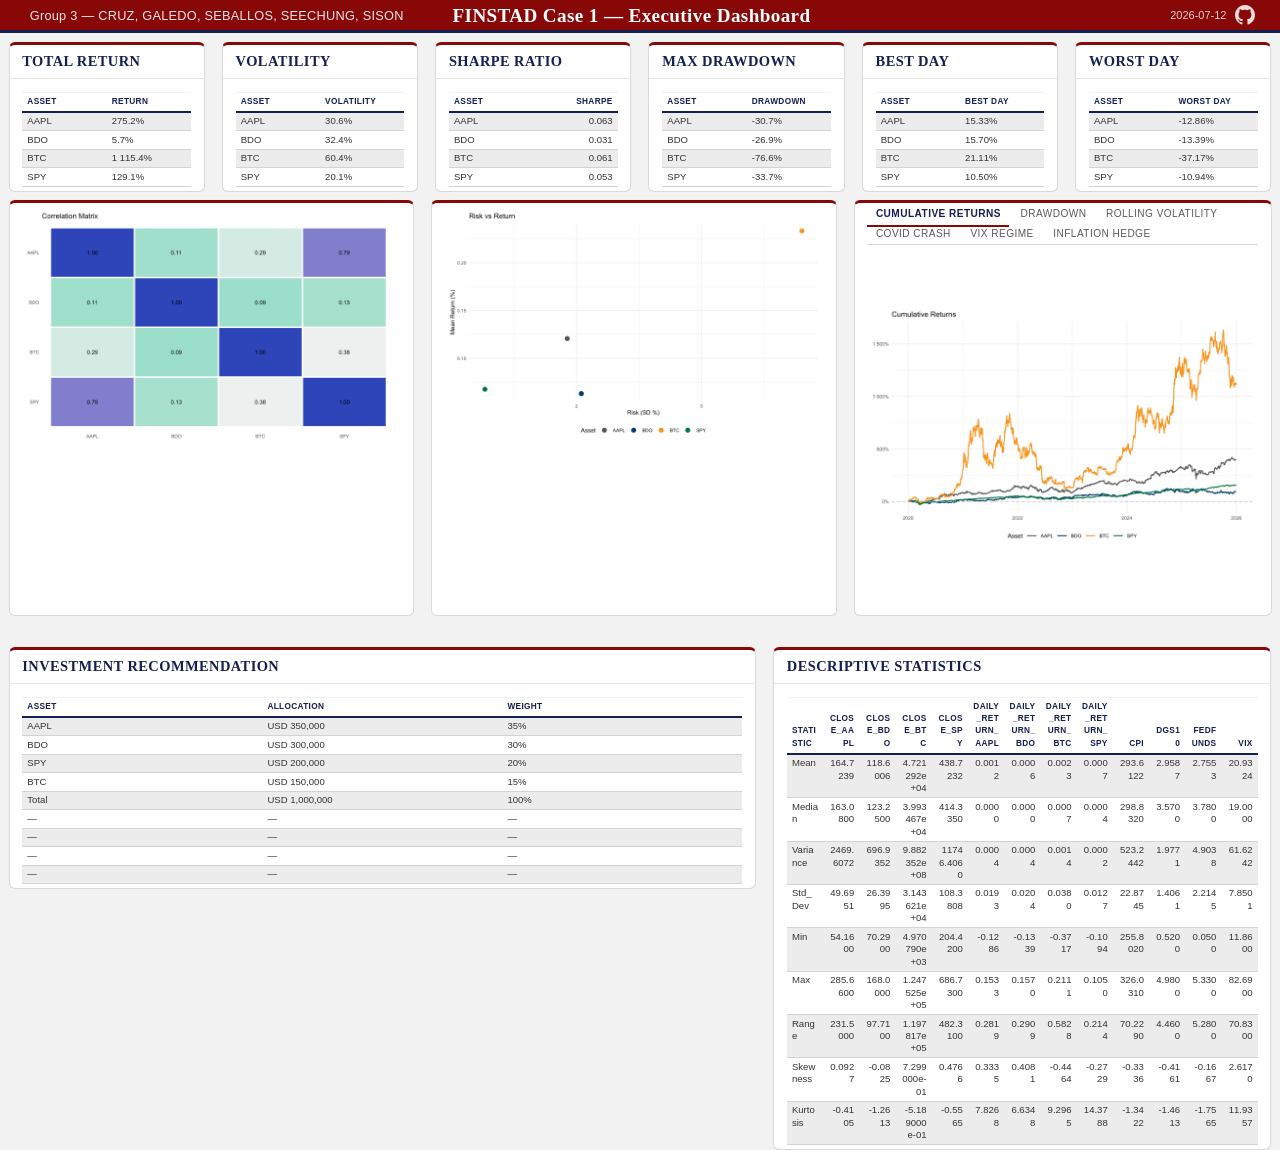
<file: dashboard/index.html>
<!DOCTYPE html>
<html xmlns="http://www.w3.org/1999/xhtml" lang="en" xml:lang="en"><head>

<meta charset="utf-8">
<meta name="generator" content="quarto-1.8.27">

<meta name="viewport" content="width=device-width, initial-scale=1.0, user-scalable=yes">


<title>FINSTAD Case 1 — Executive Dashboard</title>
<style>
code{white-space: pre-wrap;}
span.smallcaps{font-variant: small-caps;}
div.columns{display: flex; gap: min(4vw, 1.5em);}
div.column{flex: auto; overflow-x: auto;}
div.hanging-indent{margin-left: 1.5em; text-indent: -1.5em;}
ul.task-list{list-style: none;}
ul.task-list li input[type="checkbox"] {
  width: 0.8em;
  margin: 0 0.8em 0.2em -1em; /* quarto-specific, see https://github.com/quarto-dev/quarto-cli/issues/4556 */ 
  vertical-align: middle;
}
</style>


<script src="edashboard_files/libs/clipboard/clipboard.min.js"></script>
<script src="edashboard_files/libs/quarto-html/quarto.js" type="module"></script>
<script src="edashboard_files/libs/quarto-html/tabsets/tabsets.js" type="module"></script>
<script src="edashboard_files/libs/quarto-html/axe/axe-check.js" type="module"></script>
<script src="edashboard_files/libs/quarto-html/popper.min.js"></script>
<script src="edashboard_files/libs/quarto-html/tippy.umd.min.js"></script>
<script src="edashboard_files/libs/quarto-html/anchor.min.js"></script>
<link href="edashboard_files/libs/quarto-html/tippy.css" rel="stylesheet">
<link href="edashboard_files/libs/quarto-html/quarto-syntax-highlighting-ed96de9b727972fe78a7b5d16c58bf87.css" rel="stylesheet" class="quarto-color-scheme" id="quarto-text-highlighting-styles">
<link href="edashboard_files/libs/quarto-html/quarto-syntax-highlighting-dark-4d9afe2b8d18ee9fa5d0d57b5ed4214d.css" rel="stylesheet" class="quarto-color-scheme quarto-color-alternate" id="quarto-text-highlighting-styles">
<link href="edashboard_files/libs/quarto-html/quarto-syntax-highlighting-ed96de9b727972fe78a7b5d16c58bf87.css" rel="stylesheet" class="quarto-color-scheme-extra" id="quarto-text-highlighting-styles">
<script src="edashboard_files/libs/bootstrap/bootstrap.min.js"></script>
<link href="edashboard_files/libs/bootstrap/bootstrap-icons.css" rel="stylesheet">
<link href="edashboard_files/libs/bootstrap/bootstrap-78b5adbbc375d7e18de0e8bd95e59b2b.min.css" rel="stylesheet" append-hash="true" class="quarto-color-scheme" id="quarto-bootstrap" data-mode="light">
<link href="edashboard_files/libs/bootstrap/bootstrap-dark-78b5adbbc375d7e18de0e8bd95e59b2b.min.css" rel="stylesheet" append-hash="true" class="quarto-color-scheme quarto-color-alternate" id="quarto-bootstrap" data-mode="light">
<link href="edashboard_files/libs/bootstrap/bootstrap-78b5adbbc375d7e18de0e8bd95e59b2b.min.css" rel="stylesheet" append-hash="true" class="quarto-color-scheme-extra" id="quarto-bootstrap" data-mode="light">
<script src="edashboard_files/libs/quarto-dashboard/quarto-dashboard.js"></script>
<script src="edashboard_files/libs/quarto-dashboard/stickythead.js"></script>



<script src="edashboard_files/libs/quarto-dashboard/web-components.js" type="module"></script>
<script src="edashboard_files/libs/quarto-dashboard/components.js"></script>



<link rel="stylesheet" href="styles.css">
</head>

<body class="quarto-dashboard dashboard-fill fullcontent quarto-light">

<header id="quarto-dashboard-header">
<nav class="navbar navbar-expand-md slim" data-bs-theme="dark">
  <div class="navbar-container container-fluid">
    <button class="navbar-toggler hidden" type="button" data-bs-toggle="collapse" data-bs-target="#dashboard-collapse" aria-controls="dashboard-collapse" aria-expanded="false" aria-label="Toggle navigation">
      <span class="navbar-toggler-icon"></span>
    </button>    


    <div class="navbar-brand-container">


      <div class="navbar-title">
        <div class="navbar-title-text"><a href="#">FINSTAD Case 1 — Executive Dashboard</a></div>
        
        
      </div>
    </div>
</div>
</nav>
</header>
<div class="page-layout-custom quarto-dashboard-content bslib-gap-spacing html-fill-container bslib-page-fill">  

<div class="bslib-grid-item html-fill-item bslib-grid" data-layout="fill" style="display: grid; grid-template-rows: minmax(3em, 10fr) minmax(3em, 60fr) minmax(3em, 30fr); grid-auto-columns: minmax(0, 1fr);">
<div class="bslib-grid" style="display: grid; grid-template-columns: minmax(3em, 1fr) minmax(3em, 1fr) minmax(3em, 1fr) minmax(3em, 1fr) minmax(3em, 1fr) minmax(3em, 1fr);
grid-auto-rows: minmax(0, 1fr);">
<div class="card cell bslib-card html-fill-container" data-title="Total Return" data-bslib-card-init="" data-require-bs-caller="card()" data-full-screen="false">
<div class="card-header"><div class="card-title"><span style="display: inline">
Total Return
</span></div></div>
<div class="card-body html-fill-item html-fill-container">
<div class="cell-output-display html-fill-item html-fill-container">
<table class="table table-sm caption-top table-striped small">
<thead>
<tr class="header">
<th style="text-align: left;" data-quarto-table-cell-role="th">Asset</th>
<th style="text-align: left;" data-quarto-table-cell-role="th">Return</th>
</tr>
</thead>
<tbody>
<tr class="odd">
<td style="text-align: left;">AAPL</td>
<td style="text-align: left;">275.2%</td>
</tr>
<tr class="even">
<td style="text-align: left;">BDO</td>
<td style="text-align: left;">5.7%</td>
</tr>
<tr class="odd">
<td style="text-align: left;">BTC</td>
<td style="text-align: left;">1 115.4%</td>
</tr>
<tr class="even">
<td style="text-align: left;">SPY</td>
<td style="text-align: left;">129.1%</td>
</tr>
</tbody>
</table>
</div>
</div>
<bslib-tooltip placement="auto" bsoptions="[]" data-require-bs-version="5" data-require-bs-caller="tooltip()">
    <template>Expand</template>
    <span class="bslib-full-screen-enter badge rounded-pill">
        <svg xmlns="http://www.w3.org/2000/svg" viewbox="0 0 24 24" style="height:1em;width:1em;" aria-hidden="true" role="img"><path d="M20 5C20 4.4 19.6 4 19 4H13C12.4 4 12 3.6 12 3C12 2.4 12.4 2 13 2H21C21.6 2 22 2.4 22 3V11C22 11.6 21.6 12 21 12C20.4 12 20 11.6 20 11V5ZM4 19C4 19.6 4.4 20 5 20H11C11.6 20 12 20.4 12 21C12 21.6 11.6 22 11 22H3C2.4 22 2 21.6 2 21V13C2 12.4 2.4 12 3 12C3.6 12 4 12.4 4 13V19Z"></path></svg>
    </span>
</bslib-tooltip><script data-bslib-card-init="">bslib.Card.initializeAllCards();</script></div><div class="card cell bslib-card html-fill-container" data-title="Volatility" data-bslib-card-init="" data-require-bs-caller="card()" data-full-screen="false">
<div class="card-header"><div class="card-title"><span style="display: inline">
Volatility
</span></div></div>
<div class="card-body html-fill-item html-fill-container">
<div class="cell-output-display html-fill-item html-fill-container">
<table class="table table-sm caption-top table-striped small">
<thead>
<tr class="header">
<th style="text-align: left;" data-quarto-table-cell-role="th">Asset</th>
<th style="text-align: left;" data-quarto-table-cell-role="th">Volatility</th>
</tr>
</thead>
<tbody>
<tr class="odd">
<td style="text-align: left;">AAPL</td>
<td style="text-align: left;">30.6%</td>
</tr>
<tr class="even">
<td style="text-align: left;">BDO</td>
<td style="text-align: left;">32.4%</td>
</tr>
<tr class="odd">
<td style="text-align: left;">BTC</td>
<td style="text-align: left;">60.4%</td>
</tr>
<tr class="even">
<td style="text-align: left;">SPY</td>
<td style="text-align: left;">20.1%</td>
</tr>
</tbody>
</table>
</div>
</div>
<bslib-tooltip placement="auto" bsoptions="[]" data-require-bs-version="5" data-require-bs-caller="tooltip()">
    <template>Expand</template>
    <span class="bslib-full-screen-enter badge rounded-pill">
        <svg xmlns="http://www.w3.org/2000/svg" viewbox="0 0 24 24" style="height:1em;width:1em;" aria-hidden="true" role="img"><path d="M20 5C20 4.4 19.6 4 19 4H13C12.4 4 12 3.6 12 3C12 2.4 12.4 2 13 2H21C21.6 2 22 2.4 22 3V11C22 11.6 21.6 12 21 12C20.4 12 20 11.6 20 11V5ZM4 19C4 19.6 4.4 20 5 20H11C11.6 20 12 20.4 12 21C12 21.6 11.6 22 11 22H3C2.4 22 2 21.6 2 21V13C2 12.4 2.4 12 3 12C3.6 12 4 12.4 4 13V19Z"></path></svg>
    </span>
</bslib-tooltip><script data-bslib-card-init="">bslib.Card.initializeAllCards();</script></div><div class="card cell bslib-card html-fill-container" data-title="Sharpe Ratio" data-bslib-card-init="" data-require-bs-caller="card()" data-full-screen="false">
<div class="card-header"><div class="card-title"><span style="display: inline">
Sharpe Ratio
</span></div></div>
<div class="card-body html-fill-item html-fill-container">
<div class="cell-output-display html-fill-item html-fill-container">
<table class="table table-sm caption-top table-striped small">
<thead>
<tr class="header">
<th style="text-align: left;" data-quarto-table-cell-role="th">Asset</th>
<th style="text-align: right;" data-quarto-table-cell-role="th">Sharpe</th>
</tr>
</thead>
<tbody>
<tr class="odd">
<td style="text-align: left;">AAPL</td>
<td style="text-align: right;">0.063</td>
</tr>
<tr class="even">
<td style="text-align: left;">BDO</td>
<td style="text-align: right;">0.031</td>
</tr>
<tr class="odd">
<td style="text-align: left;">BTC</td>
<td style="text-align: right;">0.061</td>
</tr>
<tr class="even">
<td style="text-align: left;">SPY</td>
<td style="text-align: right;">0.053</td>
</tr>
</tbody>
</table>
</div>
</div>
<bslib-tooltip placement="auto" bsoptions="[]" data-require-bs-version="5" data-require-bs-caller="tooltip()">
    <template>Expand</template>
    <span class="bslib-full-screen-enter badge rounded-pill">
        <svg xmlns="http://www.w3.org/2000/svg" viewbox="0 0 24 24" style="height:1em;width:1em;" aria-hidden="true" role="img"><path d="M20 5C20 4.4 19.6 4 19 4H13C12.4 4 12 3.6 12 3C12 2.4 12.4 2 13 2H21C21.6 2 22 2.4 22 3V11C22 11.6 21.6 12 21 12C20.4 12 20 11.6 20 11V5ZM4 19C4 19.6 4.4 20 5 20H11C11.6 20 12 20.4 12 21C12 21.6 11.6 22 11 22H3C2.4 22 2 21.6 2 21V13C2 12.4 2.4 12 3 12C3.6 12 4 12.4 4 13V19Z"></path></svg>
    </span>
</bslib-tooltip><script data-bslib-card-init="">bslib.Card.initializeAllCards();</script></div><div class="card cell bslib-card html-fill-container" data-title="Max Drawdown" data-bslib-card-init="" data-require-bs-caller="card()" data-full-screen="false">
<div class="card-header"><div class="card-title"><span style="display: inline">
Max Drawdown
</span></div></div>
<div class="card-body html-fill-item html-fill-container">
<div class="cell-output-display html-fill-item html-fill-container">
<table class="table table-sm caption-top table-striped small">
<thead>
<tr class="header">
<th style="text-align: left;" data-quarto-table-cell-role="th">Asset</th>
<th style="text-align: left;" data-quarto-table-cell-role="th">Drawdown</th>
</tr>
</thead>
<tbody>
<tr class="odd">
<td style="text-align: left;">AAPL</td>
<td style="text-align: left;">-30.7%</td>
</tr>
<tr class="even">
<td style="text-align: left;">BDO</td>
<td style="text-align: left;">-26.9%</td>
</tr>
<tr class="odd">
<td style="text-align: left;">BTC</td>
<td style="text-align: left;">-76.6%</td>
</tr>
<tr class="even">
<td style="text-align: left;">SPY</td>
<td style="text-align: left;">-33.7%</td>
</tr>
</tbody>
</table>
</div>
</div>
<bslib-tooltip placement="auto" bsoptions="[]" data-require-bs-version="5" data-require-bs-caller="tooltip()">
    <template>Expand</template>
    <span class="bslib-full-screen-enter badge rounded-pill">
        <svg xmlns="http://www.w3.org/2000/svg" viewbox="0 0 24 24" style="height:1em;width:1em;" aria-hidden="true" role="img"><path d="M20 5C20 4.4 19.6 4 19 4H13C12.4 4 12 3.6 12 3C12 2.4 12.4 2 13 2H21C21.6 2 22 2.4 22 3V11C22 11.6 21.6 12 21 12C20.4 12 20 11.6 20 11V5ZM4 19C4 19.6 4.4 20 5 20H11C11.6 20 12 20.4 12 21C12 21.6 11.6 22 11 22H3C2.4 22 2 21.6 2 21V13C2 12.4 2.4 12 3 12C3.6 12 4 12.4 4 13V19Z"></path></svg>
    </span>
</bslib-tooltip><script data-bslib-card-init="">bslib.Card.initializeAllCards();</script></div><div class="card cell bslib-card html-fill-container" data-title="Best Day" data-bslib-card-init="" data-require-bs-caller="card()" data-full-screen="false">
<div class="card-header"><div class="card-title"><span style="display: inline">
Best Day
</span></div></div>
<div class="card-body html-fill-item html-fill-container">
<div class="cell-output-display html-fill-item html-fill-container">
<table class="table table-sm caption-top table-striped small">
<thead>
<tr class="header">
<th style="text-align: left;" data-quarto-table-cell-role="th">Asset</th>
<th style="text-align: left;" data-quarto-table-cell-role="th">Best Day</th>
</tr>
</thead>
<tbody>
<tr class="odd">
<td style="text-align: left;">AAPL</td>
<td style="text-align: left;">15.33%</td>
</tr>
<tr class="even">
<td style="text-align: left;">BDO</td>
<td style="text-align: left;">15.70%</td>
</tr>
<tr class="odd">
<td style="text-align: left;">BTC</td>
<td style="text-align: left;">21.11%</td>
</tr>
<tr class="even">
<td style="text-align: left;">SPY</td>
<td style="text-align: left;">10.50%</td>
</tr>
</tbody>
</table>
</div>
</div>
<bslib-tooltip placement="auto" bsoptions="[]" data-require-bs-version="5" data-require-bs-caller="tooltip()">
    <template>Expand</template>
    <span class="bslib-full-screen-enter badge rounded-pill">
        <svg xmlns="http://www.w3.org/2000/svg" viewbox="0 0 24 24" style="height:1em;width:1em;" aria-hidden="true" role="img"><path d="M20 5C20 4.4 19.6 4 19 4H13C12.4 4 12 3.6 12 3C12 2.4 12.4 2 13 2H21C21.6 2 22 2.4 22 3V11C22 11.6 21.6 12 21 12C20.4 12 20 11.6 20 11V5ZM4 19C4 19.6 4.4 20 5 20H11C11.6 20 12 20.4 12 21C12 21.6 11.6 22 11 22H3C2.4 22 2 21.6 2 21V13C2 12.4 2.4 12 3 12C3.6 12 4 12.4 4 13V19Z"></path></svg>
    </span>
</bslib-tooltip><script data-bslib-card-init="">bslib.Card.initializeAllCards();</script></div><div class="card cell bslib-card html-fill-container" data-title="Worst Day" data-bslib-card-init="" data-require-bs-caller="card()" data-full-screen="false">
<div class="card-header"><div class="card-title"><span style="display: inline">
Worst Day
</span></div></div>
<div class="card-body html-fill-item html-fill-container">
<div class="cell-output-display html-fill-item html-fill-container">
<table class="table table-sm caption-top table-striped small">
<thead>
<tr class="header">
<th style="text-align: left;" data-quarto-table-cell-role="th">Asset</th>
<th style="text-align: left;" data-quarto-table-cell-role="th">Worst Day</th>
</tr>
</thead>
<tbody>
<tr class="odd">
<td style="text-align: left;">AAPL</td>
<td style="text-align: left;">-12.86%</td>
</tr>
<tr class="even">
<td style="text-align: left;">BDO</td>
<td style="text-align: left;">-13.39%</td>
</tr>
<tr class="odd">
<td style="text-align: left;">BTC</td>
<td style="text-align: left;">-37.17%</td>
</tr>
<tr class="even">
<td style="text-align: left;">SPY</td>
<td style="text-align: left;">-10.94%</td>
</tr>
</tbody>
</table>
</div>
</div>
<bslib-tooltip placement="auto" bsoptions="[]" data-require-bs-version="5" data-require-bs-caller="tooltip()">
    <template>Expand</template>
    <span class="bslib-full-screen-enter badge rounded-pill">
        <svg xmlns="http://www.w3.org/2000/svg" viewbox="0 0 24 24" style="height:1em;width:1em;" aria-hidden="true" role="img"><path d="M20 5C20 4.4 19.6 4 19 4H13C12.4 4 12 3.6 12 3C12 2.4 12.4 2 13 2H21C21.6 2 22 2.4 22 3V11C22 11.6 21.6 12 21 12C20.4 12 20 11.6 20 11V5ZM4 19C4 19.6 4.4 20 5 20H11C11.6 20 12 20.4 12 21C12 21.6 11.6 22 11 22H3C2.4 22 2 21.6 2 21V13C2 12.4 2.4 12 3 12C3.6 12 4 12.4 4 13V19Z"></path></svg>
    </span>
</bslib-tooltip><script data-bslib-card-init="">bslib.Card.initializeAllCards();</script></div>
</div>
<div class="bslib-grid" style="display: grid; grid-template-columns: minmax(3em, 33fr) minmax(3em, 33fr) minmax(3em, 34fr);
grid-auto-rows: minmax(0, 1fr);">
<div class="bslib-grid" style="display: grid; grid-template-rows: minmax(3em, 1fr); grid-auto-columns: minmax(0, 1fr);">
<div class="card cell bslib-card html-fill-container" data-bslib-card-init="" data-require-bs-caller="card()" data-full-screen="false">
<div class="card-body html-fill-item html-fill-container">
<div class="cell-output-display html-fill-item html-fill-container">
<img src="edashboard_files/figure-html/correlation-heatmap-1.png" class="img-fluid quarto-dashboard-img-contain">
</div>
</div>
<bslib-tooltip placement="auto" bsoptions="[]" data-require-bs-version="5" data-require-bs-caller="tooltip()">
    <template>Expand</template>
    <span class="bslib-full-screen-enter badge rounded-pill">
        <svg xmlns="http://www.w3.org/2000/svg" viewbox="0 0 24 24" style="height:1em;width:1em;" aria-hidden="true" role="img"><path d="M20 5C20 4.4 19.6 4 19 4H13C12.4 4 12 3.6 12 3C12 2.4 12.4 2 13 2H21C21.6 2 22 2.4 22 3V11C22 11.6 21.6 12 21 12C20.4 12 20 11.6 20 11V5ZM4 19C4 19.6 4.4 20 5 20H11C11.6 20 12 20.4 12 21C12 21.6 11.6 22 11 22H3C2.4 22 2 21.6 2 21V13C2 12.4 2.4 12 3 12C3.6 12 4 12.4 4 13V19Z"></path></svg>
    </span>
</bslib-tooltip><script data-bslib-card-init="">bslib.Card.initializeAllCards();</script></div>
</div><div class="bslib-grid" style="display: grid; grid-template-rows: minmax(3em, 1fr); grid-auto-columns: minmax(0, 1fr);">
<div class="card cell bslib-card html-fill-container" data-bslib-card-init="" data-require-bs-caller="card()" data-full-screen="false">
<div class="card-body html-fill-item html-fill-container">
<div class="cell-output-display html-fill-item html-fill-container">
<img src="edashboard_files/figure-html/risk-return-1.png" class="img-fluid quarto-dashboard-img-contain">
</div>
</div>
<bslib-tooltip placement="auto" bsoptions="[]" data-require-bs-version="5" data-require-bs-caller="tooltip()">
    <template>Expand</template>
    <span class="bslib-full-screen-enter badge rounded-pill">
        <svg xmlns="http://www.w3.org/2000/svg" viewbox="0 0 24 24" style="height:1em;width:1em;" aria-hidden="true" role="img"><path d="M20 5C20 4.4 19.6 4 19 4H13C12.4 4 12 3.6 12 3C12 2.4 12.4 2 13 2H21C21.6 2 22 2.4 22 3V11C22 11.6 21.6 12 21 12C20.4 12 20 11.6 20 11V5ZM4 19C4 19.6 4.4 20 5 20H11C11.6 20 12 20.4 12 21C12 21.6 11.6 22 11 22H3C2.4 22 2 21.6 2 21V13C2 12.4 2.4 12 3 12C3.6 12 4 12.4 4 13V19Z"></path></svg>
    </span>
</bslib-tooltip><script data-bslib-card-init="">bslib.Card.initializeAllCards();</script></div>
</div><div class="card tabset bslib-card html-fill-container" data-bslib-card-init="" data-require-bs-caller="card()" data-full-screen="false">
<div class="card-header dashboard-card-no-title bslib-navs-card-title">

<ul class="nav nav-tabs card-header-tabs" role="tablist" data-tabsetid="card-tabset-9"><li class="nav-item" role="presentation"><a href="#card-tabset-9-1" role="tab" data-toggle="tab" data-bs-toggle="tab" data-value="Cumulative Returns" aria-selected="true" class="nav-link active">Cumulative Returns</a></li><li class="nav-item" role="presentation"><a href="#card-tabset-9-2" role="tab" data-toggle="tab" data-bs-toggle="tab" data-value="Drawdown" aria-selected="false" class="nav-link">Drawdown</a></li><li class="nav-item" role="presentation"><a href="#card-tabset-9-3" role="tab" data-toggle="tab" data-bs-toggle="tab" data-value="Rolling Volatility" aria-selected="false" class="nav-link">Rolling Volatility</a></li><li class="nav-item" role="presentation"><a href="#card-tabset-9-4" role="tab" data-toggle="tab" data-bs-toggle="tab" data-value="COVID Crash" aria-selected="false" class="nav-link">COVID Crash</a></li><li class="nav-item" role="presentation"><a href="#card-tabset-9-5" role="tab" data-toggle="tab" data-bs-toggle="tab" data-value="VIX Regime" aria-selected="false" class="nav-link">VIX Regime</a></li><li class="nav-item" role="presentation"><a href="#card-tabset-9-6" role="tab" data-toggle="tab" data-bs-toggle="tab" data-value="Inflation Hedge" aria-selected="false" class="nav-link">Inflation Hedge</a></li></ul></div>






<div class="tab-content html-fill-item html-fill-container" data-tabset-id="card-tabset-9"><div class="tab-pane active show html-fill-item html-fill-container" role="tabpanel" id="card-tabset-9-1"><div class="card-body html-fill-item html-fill-container" data-title="Cumulative Returns">
<div class="cell-output-display html-fill-item html-fill-container">
<img src="edashboard_files/figure-html/cumulative-returns-1.png" class="img-fluid quarto-dashboard-img-contain">
</div>
</div></div><div class="tab-pane html-fill-item html-fill-container" role="tabpanel" id="card-tabset-9-2"><div class="card-body html-fill-item html-fill-container" data-title="Drawdown">
<div class="cell-output-display html-fill-item html-fill-container">
<img src="edashboard_files/figure-html/drawdown-1.png" class="img-fluid quarto-dashboard-img-contain">
</div>
</div></div><div class="tab-pane html-fill-item html-fill-container" role="tabpanel" id="card-tabset-9-3"><div class="card-body html-fill-item html-fill-container" data-title="Rolling Volatility">
<div class="cell-output-display html-fill-item html-fill-container">
<img src="edashboard_files/figure-html/rolling-vol-1.png" class="img-fluid quarto-dashboard-img-contain">
</div>
</div></div><div class="tab-pane html-fill-item html-fill-container" role="tabpanel" id="card-tabset-9-4"><div class="card-body html-fill-item html-fill-container" data-title="COVID Crash">
<div class="cell-output-display html-fill-item html-fill-container">
<img src="edashboard_files/figure-html/covid-crash-1.png" class="img-fluid quarto-dashboard-img-contain">
</div>
</div></div><div class="tab-pane html-fill-item html-fill-container" role="tabpanel" id="card-tabset-9-5"><div class="card-body html-fill-item html-fill-container" data-title="VIX Regime">
<div class="cell-output-display html-fill-item html-fill-container">
<img src="edashboard_files/figure-html/vix-regime-1.png" class="img-fluid quarto-dashboard-img-contain">
</div>
</div></div><div class="tab-pane html-fill-item html-fill-container" role="tabpanel" id="card-tabset-9-6"><div class="card-body html-fill-item html-fill-container" data-title="Inflation Hedge">
<div class="cell-output-display html-fill-item html-fill-container">
<img src="edashboard_files/figure-html/inflation-hedge-1.png" class="img-fluid quarto-dashboard-img-contain">
</div>
</div></div></div><bslib-tooltip placement="auto" bsoptions="[]" data-require-bs-version="5" data-require-bs-caller="tooltip()">
    <template>Expand</template>
    <span class="bslib-full-screen-enter badge rounded-pill">
        <svg xmlns="http://www.w3.org/2000/svg" viewbox="0 0 24 24" style="height:1em;width:1em;" aria-hidden="true" role="img"><path d="M20 5C20 4.4 19.6 4 19 4H13C12.4 4 12 3.6 12 3C12 2.4 12.4 2 13 2H21C21.6 2 22 2.4 22 3V11C22 11.6 21.6 12 21 12C20.4 12 20 11.6 20 11V5ZM4 19C4 19.6 4.4 20 5 20H11C11.6 20 12 20.4 12 21C12 21.6 11.6 22 11 22H3C2.4 22 2 21.6 2 21V13C2 12.4 2.4 12 3 12C3.6 12 4 12.4 4 13V19Z"></path></svg>
    </span>
</bslib-tooltip><script data-bslib-card-init="">bslib.Card.initializeAllCards();</script></div>
</div>
<div class="bslib-grid" style="display: grid; grid-template-columns: minmax(3em, 60fr) minmax(3em, 40fr);
grid-auto-rows: minmax(0, 1fr);">
<div class="bslib-grid" style="display: grid; grid-template-rows: minmax(3em, 1fr); grid-auto-columns: minmax(0, 1fr);">
<div class="card cell bslib-card html-fill-container" data-title="Investment Recommendation" data-bslib-card-init="" data-require-bs-caller="card()" data-full-screen="false">
<div class="card-header"><div class="card-title"><span style="display: inline">
Investment Recommendation
</span></div></div>
<div class="card-body html-fill-item html-fill-container">
<div class="cell-output-display html-fill-item html-fill-container">
<table class="table table-sm caption-top table-striped small">
<thead>
<tr class="header">
<th style="text-align: left;" data-quarto-table-cell-role="th">Asset</th>
<th style="text-align: left;" data-quarto-table-cell-role="th">Allocation</th>
<th style="text-align: left;" data-quarto-table-cell-role="th">Weight</th>
</tr>
</thead>
<tbody>
<tr class="odd">
<td style="text-align: left;">AAPL</td>
<td style="text-align: left;">USD 350,000</td>
<td style="text-align: left;">35%</td>
</tr>
<tr class="even">
<td style="text-align: left;">BDO</td>
<td style="text-align: left;">USD 300,000</td>
<td style="text-align: left;">30%</td>
</tr>
<tr class="odd">
<td style="text-align: left;">SPY</td>
<td style="text-align: left;">USD 200,000</td>
<td style="text-align: left;">20%</td>
</tr>
<tr class="even">
<td style="text-align: left;">BTC</td>
<td style="text-align: left;">USD 150,000</td>
<td style="text-align: left;">15%</td>
</tr>
<tr class="odd">
<td style="text-align: left;">Total</td>
<td style="text-align: left;">USD 1,000,000</td>
<td style="text-align: left;">100%</td>
</tr>
<tr class="even">
<td style="text-align: left;">—</td>
<td style="text-align: left;">—</td>
<td style="text-align: left;">—</td>
</tr>
<tr class="odd">
<td style="text-align: left;">—</td>
<td style="text-align: left;">—</td>
<td style="text-align: left;">—</td>
</tr>
<tr class="even">
<td style="text-align: left;">—</td>
<td style="text-align: left;">—</td>
<td style="text-align: left;">—</td>
</tr>
<tr class="odd">
<td style="text-align: left;">—</td>
<td style="text-align: left;">—</td>
<td style="text-align: left;">—</td>
</tr>
</tbody>
</table>
</div>
</div>
<bslib-tooltip placement="auto" bsoptions="[]" data-require-bs-version="5" data-require-bs-caller="tooltip()">
    <template>Expand</template>
    <span class="bslib-full-screen-enter badge rounded-pill">
        <svg xmlns="http://www.w3.org/2000/svg" viewbox="0 0 24 24" style="height:1em;width:1em;" aria-hidden="true" role="img"><path d="M20 5C20 4.4 19.6 4 19 4H13C12.4 4 12 3.6 12 3C12 2.4 12.4 2 13 2H21C21.6 2 22 2.4 22 3V11C22 11.6 21.6 12 21 12C20.4 12 20 11.6 20 11V5ZM4 19C4 19.6 4.4 20 5 20H11C11.6 20 12 20.4 12 21C12 21.6 11.6 22 11 22H3C2.4 22 2 21.6 2 21V13C2 12.4 2.4 12 3 12C3.6 12 4 12.4 4 13V19Z"></path></svg>
    </span>
</bslib-tooltip><script data-bslib-card-init="">bslib.Card.initializeAllCards();</script></div>
</div><div class="bslib-grid" style="display: grid; grid-template-rows: minmax(3em, 1fr); grid-auto-columns: minmax(0, 1fr);">
<div class="card cell bslib-card html-fill-container" data-title="Descriptive Statistics" data-bslib-card-init="" data-require-bs-caller="card()" data-full-screen="false">
<div class="card-header"><div class="card-title"><span style="display: inline">
Descriptive Statistics
</span></div></div>
<div class="card-body html-fill-item html-fill-container">
<div class="cell-output-display html-fill-item html-fill-container">
<table class="table table-sm caption-top table-striped small">
<thead>
<tr class="header">
<th style="text-align: left;" data-quarto-table-cell-role="th">Statistic</th>
<th style="text-align: right;" data-quarto-table-cell-role="th">Close_AAPL</th>
<th style="text-align: right;" data-quarto-table-cell-role="th">Close_BDO</th>
<th style="text-align: right;" data-quarto-table-cell-role="th">Close_BTC</th>
<th style="text-align: right;" data-quarto-table-cell-role="th">Close_SPY</th>
<th style="text-align: right;" data-quarto-table-cell-role="th">Daily_Return_AAPL</th>
<th style="text-align: right;" data-quarto-table-cell-role="th">Daily_Return_BDO</th>
<th style="text-align: right;" data-quarto-table-cell-role="th">Daily_Return_BTC</th>
<th style="text-align: right;" data-quarto-table-cell-role="th">Daily_Return_SPY</th>
<th style="text-align: right;" data-quarto-table-cell-role="th">CPI</th>
<th style="text-align: right;" data-quarto-table-cell-role="th">DGS10</th>
<th style="text-align: right;" data-quarto-table-cell-role="th">FEDFUNDS</th>
<th style="text-align: right;" data-quarto-table-cell-role="th">VIX</th>
</tr>
</thead>
<tbody>
<tr class="odd">
<td style="text-align: left;">Mean</td>
<td style="text-align: right;">164.7239</td>
<td style="text-align: right;">118.6006</td>
<td style="text-align: right;">4.721292e+04</td>
<td style="text-align: right;">438.7232</td>
<td style="text-align: right;">0.0012</td>
<td style="text-align: right;">0.0006</td>
<td style="text-align: right;">0.0023</td>
<td style="text-align: right;">0.0007</td>
<td style="text-align: right;">293.6122</td>
<td style="text-align: right;">2.9587</td>
<td style="text-align: right;">2.7553</td>
<td style="text-align: right;">20.9324</td>
</tr>
<tr class="even">
<td style="text-align: left;">Median</td>
<td style="text-align: right;">163.0800</td>
<td style="text-align: right;">123.2500</td>
<td style="text-align: right;">3.993467e+04</td>
<td style="text-align: right;">414.3350</td>
<td style="text-align: right;">0.0000</td>
<td style="text-align: right;">0.0000</td>
<td style="text-align: right;">0.0007</td>
<td style="text-align: right;">0.0004</td>
<td style="text-align: right;">298.8320</td>
<td style="text-align: right;">3.5700</td>
<td style="text-align: right;">3.7800</td>
<td style="text-align: right;">19.0000</td>
</tr>
<tr class="odd">
<td style="text-align: left;">Variance</td>
<td style="text-align: right;">2469.6072</td>
<td style="text-align: right;">696.9352</td>
<td style="text-align: right;">9.882352e+08</td>
<td style="text-align: right;">11746.4060</td>
<td style="text-align: right;">0.0004</td>
<td style="text-align: right;">0.0004</td>
<td style="text-align: right;">0.0014</td>
<td style="text-align: right;">0.0002</td>
<td style="text-align: right;">523.2442</td>
<td style="text-align: right;">1.9771</td>
<td style="text-align: right;">4.9038</td>
<td style="text-align: right;">61.6242</td>
</tr>
<tr class="even">
<td style="text-align: left;">Std_Dev</td>
<td style="text-align: right;">49.6951</td>
<td style="text-align: right;">26.3995</td>
<td style="text-align: right;">3.143621e+04</td>
<td style="text-align: right;">108.3808</td>
<td style="text-align: right;">0.0193</td>
<td style="text-align: right;">0.0204</td>
<td style="text-align: right;">0.0380</td>
<td style="text-align: right;">0.0127</td>
<td style="text-align: right;">22.8745</td>
<td style="text-align: right;">1.4061</td>
<td style="text-align: right;">2.2145</td>
<td style="text-align: right;">7.8501</td>
</tr>
<tr class="odd">
<td style="text-align: left;">Min</td>
<td style="text-align: right;">54.1600</td>
<td style="text-align: right;">70.2900</td>
<td style="text-align: right;">4.970790e+03</td>
<td style="text-align: right;">204.4200</td>
<td style="text-align: right;">-0.1286</td>
<td style="text-align: right;">-0.1339</td>
<td style="text-align: right;">-0.3717</td>
<td style="text-align: right;">-0.1094</td>
<td style="text-align: right;">255.8020</td>
<td style="text-align: right;">0.5200</td>
<td style="text-align: right;">0.0500</td>
<td style="text-align: right;">11.8600</td>
</tr>
<tr class="even">
<td style="text-align: left;">Max</td>
<td style="text-align: right;">285.6600</td>
<td style="text-align: right;">168.0000</td>
<td style="text-align: right;">1.247525e+05</td>
<td style="text-align: right;">686.7300</td>
<td style="text-align: right;">0.1533</td>
<td style="text-align: right;">0.1570</td>
<td style="text-align: right;">0.2111</td>
<td style="text-align: right;">0.1050</td>
<td style="text-align: right;">326.0310</td>
<td style="text-align: right;">4.9800</td>
<td style="text-align: right;">5.3300</td>
<td style="text-align: right;">82.6900</td>
</tr>
<tr class="odd">
<td style="text-align: left;">Range</td>
<td style="text-align: right;">231.5000</td>
<td style="text-align: right;">97.7100</td>
<td style="text-align: right;">1.197817e+05</td>
<td style="text-align: right;">482.3100</td>
<td style="text-align: right;">0.2819</td>
<td style="text-align: right;">0.2909</td>
<td style="text-align: right;">0.5828</td>
<td style="text-align: right;">0.2144</td>
<td style="text-align: right;">70.2290</td>
<td style="text-align: right;">4.4600</td>
<td style="text-align: right;">5.2800</td>
<td style="text-align: right;">70.8300</td>
</tr>
<tr class="even">
<td style="text-align: left;">Skewness</td>
<td style="text-align: right;">0.0927</td>
<td style="text-align: right;">-0.0825</td>
<td style="text-align: right;">7.299000e-01</td>
<td style="text-align: right;">0.4766</td>
<td style="text-align: right;">0.3335</td>
<td style="text-align: right;">0.4081</td>
<td style="text-align: right;">-0.4464</td>
<td style="text-align: right;">-0.2729</td>
<td style="text-align: right;">-0.3336</td>
<td style="text-align: right;">-0.4161</td>
<td style="text-align: right;">-0.1667</td>
<td style="text-align: right;">2.6170</td>
</tr>
<tr class="odd">
<td style="text-align: left;">Kurtosis</td>
<td style="text-align: right;">-0.4105</td>
<td style="text-align: right;">-1.2613</td>
<td style="text-align: right;">-5.189000e-01</td>
<td style="text-align: right;">-0.5565</td>
<td style="text-align: right;">7.8268</td>
<td style="text-align: right;">6.6348</td>
<td style="text-align: right;">9.2965</td>
<td style="text-align: right;">14.3788</td>
<td style="text-align: right;">-1.3422</td>
<td style="text-align: right;">-1.4613</td>
<td style="text-align: right;">-1.7565</td>
<td style="text-align: right;">11.9357</td>
</tr>
</tbody>
</table>
</div>
</div>
<bslib-tooltip placement="auto" bsoptions="[]" data-require-bs-version="5" data-require-bs-caller="tooltip()">
    <template>Expand</template>
    <span class="bslib-full-screen-enter badge rounded-pill">
        <svg xmlns="http://www.w3.org/2000/svg" viewbox="0 0 24 24" style="height:1em;width:1em;" aria-hidden="true" role="img"><path d="M20 5C20 4.4 19.6 4 19 4H13C12.4 4 12 3.6 12 3C12 2.4 12.4 2 13 2H21C21.6 2 22 2.4 22 3V11C22 11.6 21.6 12 21 12C20.4 12 20 11.6 20 11V5ZM4 19C4 19.6 4.4 20 5 20H11C11.6 20 12 20.4 12 21C12 21.6 11.6 22 11 22H3C2.4 22 2 21.6 2 21V13C2 12.4 2.4 12 3 12C3.6 12 4 12.4 4 13V19Z"></path></svg>
    </span>
</bslib-tooltip><script data-bslib-card-init="">bslib.Card.initializeAllCards();</script></div>
<div id="3ade8a4a-fb1d-4a6c-8409-ac45482d5fc9" class="hidden">

</div>
</div>
</div>
</div>


<script id="quarto-html-after-body" type="application/javascript">
  window.document.addEventListener("DOMContentLoaded", function (event) {
    const icon = "";
    const anchorJS = new window.AnchorJS();
    anchorJS.options = {
      placement: 'right',
      icon: icon
    };
    anchorJS.add('.anchored');
    const isCodeAnnotation = (el) => {
      for (const clz of el.classList) {
        if (clz.startsWith('code-annotation-')) {                     
          return true;
        }
      }
      return false;
    }
    const onCopySuccess = function(e) {
      // button target
      const button = e.trigger;
      // don't keep focus
      button.blur();
      // flash "checked"
      button.classList.add('code-copy-button-checked');
      var currentTitle = button.getAttribute("title");
      button.setAttribute("title", "Copied!");
      let tooltip;
      if (window.bootstrap) {
        button.setAttribute("data-bs-toggle", "tooltip");
        button.setAttribute("data-bs-placement", "left");
        button.setAttribute("data-bs-title", "Copied!");
        tooltip = new bootstrap.Tooltip(button, 
          { trigger: "manual", 
            customClass: "code-copy-button-tooltip",
            offset: [0, -8]});
        tooltip.show();    
      }
      setTimeout(function() {
        if (tooltip) {
          tooltip.hide();
          button.removeAttribute("data-bs-title");
          button.removeAttribute("data-bs-toggle");
          button.removeAttribute("data-bs-placement");
        }
        button.setAttribute("title", currentTitle);
        button.classList.remove('code-copy-button-checked');
      }, 1000);
      // clear code selection
      e.clearSelection();
    }
    const getTextToCopy = function(trigger) {
      const outerScaffold = trigger.parentElement.cloneNode(true);
      const codeEl = outerScaffold.querySelector('code');
      for (const childEl of codeEl.children) {
        if (isCodeAnnotation(childEl)) {
          childEl.remove();
        }
      }
      return codeEl.innerText;
    }
    const clipboard = new window.ClipboardJS('.code-copy-button:not([data-in-quarto-modal])', {
      text: getTextToCopy
    });
    clipboard.on('success', onCopySuccess);
    if (window.document.getElementById('quarto-embedded-source-code-modal')) {
      const clipboardModal = new window.ClipboardJS('.code-copy-button[data-in-quarto-modal]', {
        text: getTextToCopy,
        container: window.document.getElementById('quarto-embedded-source-code-modal')
      });
      clipboardModal.on('success', onCopySuccess);
    }
      var localhostRegex = new RegExp(/^(?:http|https):\/\/localhost\:?[0-9]*\//);
      var mailtoRegex = new RegExp(/^mailto:/);
        var filterRegex = new RegExp('/' + window.location.host + '/');
      var isInternal = (href) => {
          return filterRegex.test(href) || localhostRegex.test(href) || mailtoRegex.test(href);
      }
      // Inspect non-navigation links and adorn them if external
     var links = window.document.querySelectorAll('a[href]:not(.nav-link):not(.navbar-brand):not(.toc-action):not(.sidebar-link):not(.sidebar-item-toggle):not(.pagination-link):not(.no-external):not([aria-hidden]):not(.dropdown-item):not(.quarto-navigation-tool):not(.about-link)');
      for (var i=0; i<links.length; i++) {
        const link = links[i];
        if (!isInternal(link.href)) {
          // undo the damage that might have been done by quarto-nav.js in the case of
          // links that we want to consider external
          if (link.dataset.originalHref !== undefined) {
            link.href = link.dataset.originalHref;
          }
        }
      }
    function tippyHover(el, contentFn, onTriggerFn, onUntriggerFn) {
      const config = {
        allowHTML: true,
        maxWidth: 500,
        delay: 100,
        arrow: false,
        appendTo: function(el) {
            return el.parentElement;
        },
        interactive: true,
        interactiveBorder: 10,
        theme: 'quarto',
        placement: 'bottom-start',
      };
      if (contentFn) {
        config.content = contentFn;
      }
      if (onTriggerFn) {
        config.onTrigger = onTriggerFn;
      }
      if (onUntriggerFn) {
        config.onUntrigger = onUntriggerFn;
      }
      window.tippy(el, config); 
    }
    const noterefs = window.document.querySelectorAll('a[role="doc-noteref"]');
    for (var i=0; i<noterefs.length; i++) {
      const ref = noterefs[i];
      tippyHover(ref, function() {
        // use id or data attribute instead here
        let href = ref.getAttribute('data-footnote-href') || ref.getAttribute('href');
        try { href = new URL(href).hash; } catch {}
        const id = href.replace(/^#\/?/, "");
        const note = window.document.getElementById(id);
        if (note) {
          return note.innerHTML;
        } else {
          return "";
        }
      });
    }
    const xrefs = window.document.querySelectorAll('a.quarto-xref');
    const processXRef = (id, note) => {
      // Strip column container classes
      const stripColumnClz = (el) => {
        el.classList.remove("page-full", "page-columns");
        if (el.children) {
          for (const child of el.children) {
            stripColumnClz(child);
          }
        }
      }
      stripColumnClz(note)
      if (id === null || id.startsWith('sec-')) {
        // Special case sections, only their first couple elements
        const container = document.createElement("div");
        if (note.children && note.children.length > 2) {
          container.appendChild(note.children[0].cloneNode(true));
          for (let i = 1; i < note.children.length; i++) {
            const child = note.children[i];
            if (child.tagName === "P" && child.innerText === "") {
              continue;
            } else {
              container.appendChild(child.cloneNode(true));
              break;
            }
          }
          if (window.Quarto?.typesetMath) {
            window.Quarto.typesetMath(container);
          }
          return container.innerHTML
        } else {
          if (window.Quarto?.typesetMath) {
            window.Quarto.typesetMath(note);
          }
          return note.innerHTML;
        }
      } else {
        // Remove any anchor links if they are present
        const anchorLink = note.querySelector('a.anchorjs-link');
        if (anchorLink) {
          anchorLink.remove();
        }
        if (window.Quarto?.typesetMath) {
          window.Quarto.typesetMath(note);
        }
        if (note.classList.contains("callout")) {
          return note.outerHTML;
        } else {
          return note.innerHTML;
        }
      }
    }
    for (var i=0; i<xrefs.length; i++) {
      const xref = xrefs[i];
      tippyHover(xref, undefined, function(instance) {
        instance.disable();
        let url = xref.getAttribute('href');
        let hash = undefined; 
        if (url.startsWith('#')) {
          hash = url;
        } else {
          try { hash = new URL(url).hash; } catch {}
        }
        if (hash) {
          const id = hash.replace(/^#\/?/, "");
          const note = window.document.getElementById(id);
          if (note !== null) {
            try {
              const html = processXRef(id, note.cloneNode(true));
              instance.setContent(html);
            } finally {
              instance.enable();
              instance.show();
            }
          } else {
            // See if we can fetch this
            fetch(url.split('#')[0])
            .then(res => res.text())
            .then(html => {
              const parser = new DOMParser();
              const htmlDoc = parser.parseFromString(html, "text/html");
              const note = htmlDoc.getElementById(id);
              if (note !== null) {
                const html = processXRef(id, note);
                instance.setContent(html);
              } 
            }).finally(() => {
              instance.enable();
              instance.show();
            });
          }
        } else {
          // See if we can fetch a full url (with no hash to target)
          // This is a special case and we should probably do some content thinning / targeting
          fetch(url)
          .then(res => res.text())
          .then(html => {
            const parser = new DOMParser();
            const htmlDoc = parser.parseFromString(html, "text/html");
            const note = htmlDoc.querySelector('main.content');
            if (note !== null) {
              // This should only happen for chapter cross references
              // (since there is no id in the URL)
              // remove the first header
              if (note.children.length > 0 && note.children[0].tagName === "HEADER") {
                note.children[0].remove();
              }
              const html = processXRef(null, note);
              instance.setContent(html);
            } 
          }).finally(() => {
            instance.enable();
            instance.show();
          });
        }
      }, function(instance) {
      });
    }
        let selectedAnnoteEl;
        const selectorForAnnotation = ( cell, annotation) => {
          let cellAttr = 'data-code-cell="' + cell + '"';
          let lineAttr = 'data-code-annotation="' +  annotation + '"';
          const selector = 'span[' + cellAttr + '][' + lineAttr + ']';
          return selector;
        }
        const selectCodeLines = (annoteEl) => {
          const doc = window.document;
          const targetCell = annoteEl.getAttribute("data-target-cell");
          const targetAnnotation = annoteEl.getAttribute("data-target-annotation");
          const annoteSpan = window.document.querySelector(selectorForAnnotation(targetCell, targetAnnotation));
          const lines = annoteSpan.getAttribute("data-code-lines").split(",");
          const lineIds = lines.map((line) => {
            return targetCell + "-" + line;
          })
          let top = null;
          let height = null;
          let parent = null;
          if (lineIds.length > 0) {
              //compute the position of the single el (top and bottom and make a div)
              const el = window.document.getElementById(lineIds[0]);
              top = el.offsetTop;
              height = el.offsetHeight;
              parent = el.parentElement.parentElement;
            if (lineIds.length > 1) {
              const lastEl = window.document.getElementById(lineIds[lineIds.length - 1]);
              const bottom = lastEl.offsetTop + lastEl.offsetHeight;
              height = bottom - top;
            }
            if (top !== null && height !== null && parent !== null) {
              // cook up a div (if necessary) and position it 
              let div = window.document.getElementById("code-annotation-line-highlight");
              if (div === null) {
                div = window.document.createElement("div");
                div.setAttribute("id", "code-annotation-line-highlight");
                div.style.position = 'absolute';
                parent.appendChild(div);
              }
              div.style.top = top - 2 + "px";
              div.style.height = height + 4 + "px";
              div.style.left = 0;
              let gutterDiv = window.document.getElementById("code-annotation-line-highlight-gutter");
              if (gutterDiv === null) {
                gutterDiv = window.document.createElement("div");
                gutterDiv.setAttribute("id", "code-annotation-line-highlight-gutter");
                gutterDiv.style.position = 'absolute';
                const codeCell = window.document.getElementById(targetCell);
                const gutter = codeCell.querySelector('.code-annotation-gutter');
                gutter.appendChild(gutterDiv);
              }
              gutterDiv.style.top = top - 2 + "px";
              gutterDiv.style.height = height + 4 + "px";
            }
            selectedAnnoteEl = annoteEl;
          }
        };
        const unselectCodeLines = () => {
          const elementsIds = ["code-annotation-line-highlight", "code-annotation-line-highlight-gutter"];
          elementsIds.forEach((elId) => {
            const div = window.document.getElementById(elId);
            if (div) {
              div.remove();
            }
          });
          selectedAnnoteEl = undefined;
        };
          // Handle positioning of the toggle
      window.addEventListener(
        "resize",
        throttle(() => {
          elRect = undefined;
          if (selectedAnnoteEl) {
            selectCodeLines(selectedAnnoteEl);
          }
        }, 10)
      );
      function throttle(fn, ms) {
      let throttle = false;
      let timer;
        return (...args) => {
          if(!throttle) { // first call gets through
              fn.apply(this, args);
              throttle = true;
          } else { // all the others get throttled
              if(timer) clearTimeout(timer); // cancel #2
              timer = setTimeout(() => {
                fn.apply(this, args);
                timer = throttle = false;
              }, ms);
          }
        };
      }
        // Attach click handler to the DT
        const annoteDls = window.document.querySelectorAll('dt[data-target-cell]');
        for (const annoteDlNode of annoteDls) {
          annoteDlNode.addEventListener('click', (event) => {
            const clickedEl = event.target;
            if (clickedEl !== selectedAnnoteEl) {
              unselectCodeLines();
              const activeEl = window.document.querySelector('dt[data-target-cell].code-annotation-active');
              if (activeEl) {
                activeEl.classList.remove('code-annotation-active');
              }
              selectCodeLines(clickedEl);
              clickedEl.classList.add('code-annotation-active');
            } else {
              // Unselect the line
              unselectCodeLines();
              clickedEl.classList.remove('code-annotation-active');
            }
          });
        }
    const findCites = (el) => {
      const parentEl = el.parentElement;
      if (parentEl) {
        const cites = parentEl.dataset.cites;
        if (cites) {
          return {
            el,
            cites: cites.split(' ')
          };
        } else {
          return findCites(el.parentElement)
        }
      } else {
        return undefined;
      }
    };
    var bibliorefs = window.document.querySelectorAll('a[role="doc-biblioref"]');
    for (var i=0; i<bibliorefs.length; i++) {
      const ref = bibliorefs[i];
      const citeInfo = findCites(ref);
      if (citeInfo) {
        tippyHover(citeInfo.el, function() {
          var popup = window.document.createElement('div');
          citeInfo.cites.forEach(function(cite) {
            var citeDiv = window.document.createElement('div');
            citeDiv.classList.add('hanging-indent');
            citeDiv.classList.add('csl-entry');
            var biblioDiv = window.document.getElementById('ref-' + cite);
            if (biblioDiv) {
              citeDiv.innerHTML = biblioDiv.innerHTML;
            }
            popup.appendChild(citeDiv);
          });
          return popup.innerHTML;
        });
      }
    }
  });
  </script>
</div> <!-- /container fluid -->
<script>
(function() {
  var nav = document.querySelector('.navbar-container');
  if (!nav) return;
  var left = document.createElement('div');
  left.className = 'navbar-left-group';
  left.textContent = 'Group 3 — CRUZ, GALEDO, SEBALLOS, SEECHUNG, SISON';
  nav.insertBefore(left, nav.children[1]);
  var right = document.createElement('div');
  right.style.cssText = 'margin-left:auto;display:flex;align-items:center;gap:8px;';
  var ds = document.createElement('span');
  ds.style.cssText = 'font-size:11px;color:#fff;opacity:.8;font-family:sans-serif;';
  ds.textContent = '2026-07-12';
  right.appendChild(ds);
  var a = document.createElement('a');
  a.href = 'https://github.com/sakudiff/FINSTAD-Case-1.git';
  a.target = '_blank';
  a.rel = 'noopener';
  a.style.cssText = 'display:flex;color:#fff;opacity:.85;';
  a.innerHTML = '<svg width="20" height="20" viewBox="0 0 24 24" fill="currentColor"><path d="M12 0C5.37 0 0 5.37 0 12c0 5.3 3.44 9.8 8.2 11.39.6.11.8-.26.8-.58v-2.23c-3.33.73-4.03-1.42-4.03-1.42-.55-1.38-1.36-1.75-1.36-1.75-1.1-.74.09-.73.09-.73 1.2.09 1.84 1.24 1.84 1.24 1.07 1.83 2.8 1.3 3.49 1 .11-.78.42-1.3.76-1.6-2.66-.3-5.47-1.33-5.47-5.93 0-1.31.47-2.38 1.24-3.22-.13-.3-.54-1.52.12-3.18 0 0 1-.32 3.3 1.23.96-.27 1.98-.4 3-.4s2.05.13 3 .4c2.3-1.55 3.3-1.23 3.3-1.23.66 1.66.25 2.88.12 3.18.77.84 1.23 1.91 1.23 3.22 0 4.6-2.8 5.63-5.48 5.92.43.37.82 1.1.82 2.22v3.3c0 .32.19.7.8.57C20.57 21.8 24 17.3 24 12 24 5.37 18.63 0 12 0z"/></svg>';
  right.appendChild(a);
  nav.appendChild(right);
})();
</script>

<script type="application/javascript">
window.document.addEventListener("DOMContentLoaded", function (_event) {
  if (window.bslib.Card) {
    window.bslib.Card.initializeAllCards();
  }
}); 
</script>
  



</body></html>
</file>
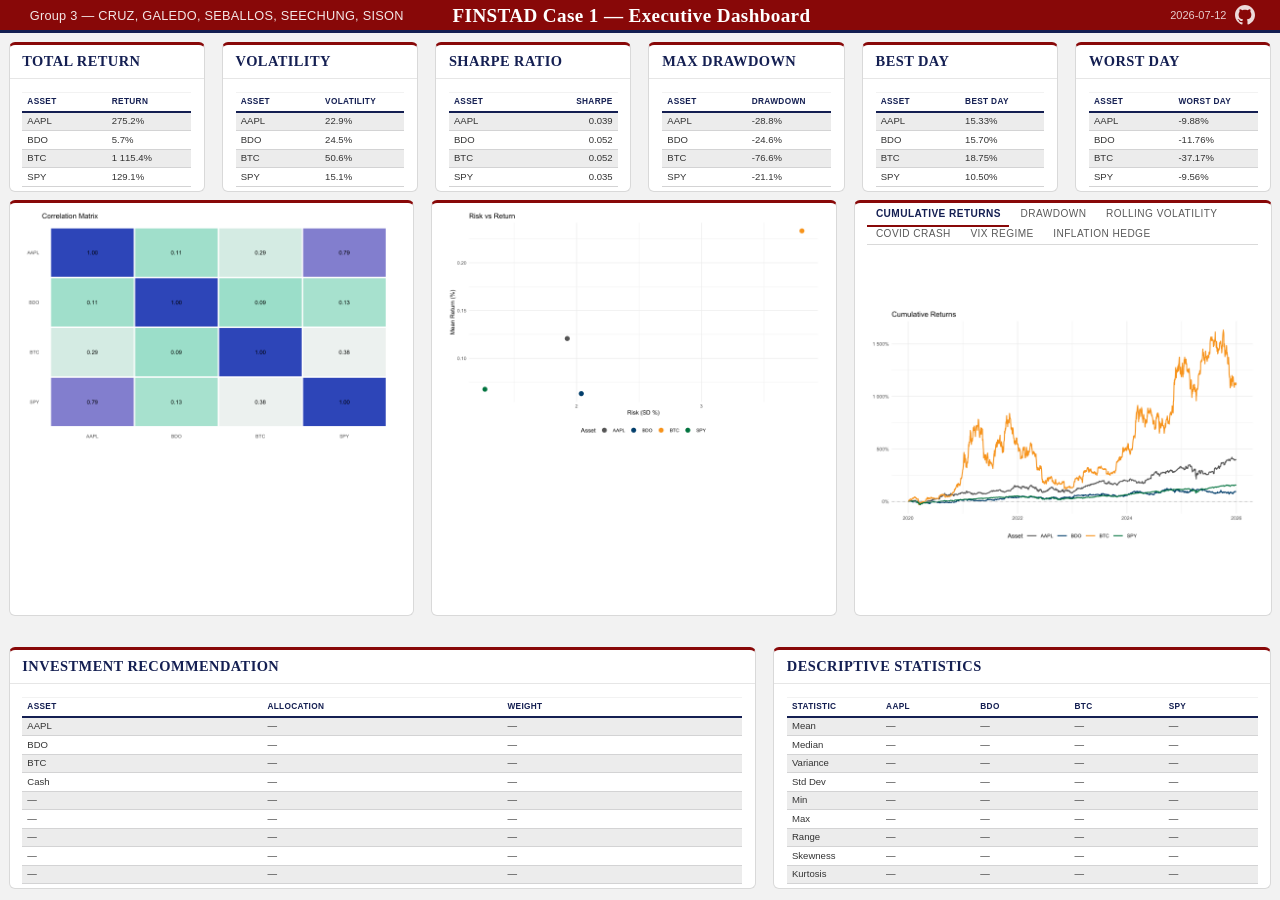
<file: dashboard/edashboard.html>
<!DOCTYPE html>
<html xmlns="http://www.w3.org/1999/xhtml" lang="en" xml:lang="en"><head>

<meta charset="utf-8">
<meta name="generator" content="quarto-1.9.38">

<meta name="viewport" content="width=device-width, initial-scale=1.0, user-scalable=yes">


<title>FINSTAD Case 1 — Executive Dashboard</title>
<style>
/* Default styles provided by pandoc.
** See https://pandoc.org/MANUAL.html#variables-for-html for config info.
*/
code{white-space: pre-wrap;}
span.smallcaps{font-variant: small-caps;}
div.columns{display: flex; gap: min(4vw, 1.5em);}
div.column{flex: auto; overflow-x: auto;}
div.hanging-indent{margin-left: 1.5em; text-indent: -1.5em;}
ul.task-list{list-style: none;}
ul.task-list li input[type="checkbox"] {
  width: 0.8em;
  margin: 0 0.8em 0.2em -1em; /* quarto-specific, see https://github.com/quarto-dev/quarto-cli/issues/4556 */ 
  vertical-align: middle;
}
</style>


<script src="edashboard_files/libs/clipboard/clipboard.min.js"></script>
<script src="edashboard_files/libs/quarto-html/quarto.js" type="module"></script>
<script src="edashboard_files/libs/quarto-html/tabsets/tabsets.js" type="module"></script>
<script src="edashboard_files/libs/quarto-html/popper.min.js"></script>
<script src="edashboard_files/libs/quarto-html/tippy.umd.min.js"></script>
<script src="edashboard_files/libs/quarto-html/anchor.min.js"></script>
<link href="edashboard_files/libs/quarto-html/tippy.css" rel="stylesheet">
<link href="edashboard_files/libs/quarto-html/quarto-syntax-highlighting-15634bcf2e68342d4ad2dfa704d543f6.css" rel="stylesheet" class="quarto-color-scheme" id="quarto-text-highlighting-styles">
<link href="edashboard_files/libs/quarto-html/quarto-syntax-highlighting-dark-0a6b7249c26820e032cb0bd839ff02b1.css" rel="stylesheet" class="quarto-color-scheme quarto-color-alternate" id="quarto-text-highlighting-styles">
<link href="edashboard_files/libs/quarto-html/quarto-syntax-highlighting-15634bcf2e68342d4ad2dfa704d543f6.css" rel="stylesheet" class="quarto-color-scheme-extra" id="quarto-text-highlighting-styles">
<script src="edashboard_files/libs/bootstrap/bootstrap.min.js"></script>
<link href="edashboard_files/libs/bootstrap/bootstrap-icons.css" rel="stylesheet">
<link href="edashboard_files/libs/bootstrap/bootstrap-6a298fde403041579a69b2204f21ed52.min.css" rel="stylesheet" append-hash="true" class="quarto-color-scheme" id="quarto-bootstrap" data-mode="light">
<link href="edashboard_files/libs/bootstrap/bootstrap-dark-6a298fde403041579a69b2204f21ed52.min.css" rel="stylesheet" append-hash="true" class="quarto-color-scheme quarto-color-alternate" id="quarto-bootstrap" data-mode="light">
<link href="edashboard_files/libs/bootstrap/bootstrap-6a298fde403041579a69b2204f21ed52.min.css" rel="stylesheet" append-hash="true" class="quarto-color-scheme-extra" id="quarto-bootstrap" data-mode="light">
<script src="edashboard_files/libs/quarto-dashboard/quarto-dashboard.js"></script>
<script src="edashboard_files/libs/quarto-dashboard/stickythead.js"></script>



<script src="edashboard_files/libs/quarto-dashboard/web-components.js" type="module"></script>
<script src="edashboard_files/libs/quarto-dashboard/components.js"></script>



<link rel="stylesheet" href="styles.css">
</head>

<body class="quarto-dashboard dashboard-fill fullcontent quarto-light">

<header id="quarto-dashboard-header">
<nav class="navbar navbar-expand-md slim" data-bs-theme="dark">
  <div class="navbar-container container-fluid">
    <button class="navbar-toggler hidden" type="button" data-bs-toggle="collapse" data-bs-target="#dashboard-collapse" aria-controls="dashboard-collapse" aria-expanded="false" aria-label="Toggle navigation">
      <span class="navbar-toggler-icon"></span>
    </button>    


    <div class="navbar-brand-container">


      <div class="navbar-title">
        <div class="navbar-title-text"><a href="#">FINSTAD Case 1 — Executive Dashboard</a></div>
        
        
      </div>
    </div>
</div>
</nav>
</header>
<div class="page-layout-custom quarto-dashboard-content bslib-gap-spacing html-fill-container bslib-page-fill">  

<div class="bslib-grid-item html-fill-item bslib-grid" data-layout="fill" style="display: grid; grid-template-rows: minmax(3em, 10fr) minmax(3em, 60fr) minmax(3em, 30fr); grid-auto-columns: minmax(0, 1fr);">
<div class="bslib-grid" style="display: grid; grid-template-columns: minmax(3em, 1fr) minmax(3em, 1fr) minmax(3em, 1fr) minmax(3em, 1fr) minmax(3em, 1fr) minmax(3em, 1fr);
grid-auto-rows: minmax(0, 1fr);">
<div class="card cell bslib-card html-fill-container" data-title="Total Return" data-bslib-card-init="" data-require-bs-caller="card()" data-full-screen="false">
<div class="card-header"><div class="card-title"><span style="display: inline">
Total Return
</span></div></div>
<div class="card-body html-fill-item html-fill-container">
<div class="cell-output-display html-fill-item html-fill-container">
<table class="table table-sm caption-top table-striped small">
<thead>
<tr class="header">
<th style="text-align: left;" data-quarto-table-cell-role="th">Asset</th>
<th style="text-align: left;" data-quarto-table-cell-role="th">Return</th>
</tr>
</thead>
<tbody>
<tr class="odd">
<td style="text-align: left;">AAPL</td>
<td style="text-align: left;">275.2%</td>
</tr>
<tr class="even">
<td style="text-align: left;">BDO</td>
<td style="text-align: left;">5.7%</td>
</tr>
<tr class="odd">
<td style="text-align: left;">BTC</td>
<td style="text-align: left;">1 115.4%</td>
</tr>
<tr class="even">
<td style="text-align: left;">SPY</td>
<td style="text-align: left;">129.1%</td>
</tr>
</tbody>
</table>
</div>
</div>
<bslib-tooltip placement="auto" bsoptions="[]" data-require-bs-version="5" data-require-bs-caller="tooltip()">
    <template>Expand</template>
    <span class="bslib-full-screen-enter badge rounded-pill">
        <svg xmlns="http://www.w3.org/2000/svg" viewbox="0 0 24 24" style="height:1em;width:1em;" aria-hidden="true" role="img"><path d="M20 5C20 4.4 19.6 4 19 4H13C12.4 4 12 3.6 12 3C12 2.4 12.4 2 13 2H21C21.6 2 22 2.4 22 3V11C22 11.6 21.6 12 21 12C20.4 12 20 11.6 20 11V5ZM4 19C4 19.6 4.4 20 5 20H11C11.6 20 12 20.4 12 21C12 21.6 11.6 22 11 22H3C2.4 22 2 21.6 2 21V13C2 12.4 2.4 12 3 12C3.6 12 4 12.4 4 13V19Z"></path></svg>
    </span>
</bslib-tooltip><script data-bslib-card-init="">bslib.Card.initializeAllCards();</script></div><div class="card cell bslib-card html-fill-container" data-title="Volatility" data-bslib-card-init="" data-require-bs-caller="card()" data-full-screen="false">
<div class="card-header"><div class="card-title"><span style="display: inline">
Volatility
</span></div></div>
<div class="card-body html-fill-item html-fill-container">
<div class="cell-output-display html-fill-item html-fill-container">
<table class="table table-sm caption-top table-striped small">
<thead>
<tr class="header">
<th style="text-align: left;" data-quarto-table-cell-role="th">Asset</th>
<th style="text-align: left;" data-quarto-table-cell-role="th">Volatility</th>
</tr>
</thead>
<tbody>
<tr class="odd">
<td style="text-align: left;">AAPL</td>
<td style="text-align: left;">22.9%</td>
</tr>
<tr class="even">
<td style="text-align: left;">BDO</td>
<td style="text-align: left;">24.5%</td>
</tr>
<tr class="odd">
<td style="text-align: left;">BTC</td>
<td style="text-align: left;">50.6%</td>
</tr>
<tr class="even">
<td style="text-align: left;">SPY</td>
<td style="text-align: left;">15.1%</td>
</tr>
</tbody>
</table>
</div>
</div>
<bslib-tooltip placement="auto" bsoptions="[]" data-require-bs-version="5" data-require-bs-caller="tooltip()">
    <template>Expand</template>
    <span class="bslib-full-screen-enter badge rounded-pill">
        <svg xmlns="http://www.w3.org/2000/svg" viewbox="0 0 24 24" style="height:1em;width:1em;" aria-hidden="true" role="img"><path d="M20 5C20 4.4 19.6 4 19 4H13C12.4 4 12 3.6 12 3C12 2.4 12.4 2 13 2H21C21.6 2 22 2.4 22 3V11C22 11.6 21.6 12 21 12C20.4 12 20 11.6 20 11V5ZM4 19C4 19.6 4.4 20 5 20H11C11.6 20 12 20.4 12 21C12 21.6 11.6 22 11 22H3C2.4 22 2 21.6 2 21V13C2 12.4 2.4 12 3 12C3.6 12 4 12.4 4 13V19Z"></path></svg>
    </span>
</bslib-tooltip><script data-bslib-card-init="">bslib.Card.initializeAllCards();</script></div><div class="card cell bslib-card html-fill-container" data-title="Sharpe Ratio" data-bslib-card-init="" data-require-bs-caller="card()" data-full-screen="false">
<div class="card-header"><div class="card-title"><span style="display: inline">
Sharpe Ratio
</span></div></div>
<div class="card-body html-fill-item html-fill-container">
<div class="cell-output-display html-fill-item html-fill-container">
<table class="table table-sm caption-top table-striped small">
<thead>
<tr class="header">
<th style="text-align: left;" data-quarto-table-cell-role="th">Asset</th>
<th style="text-align: right;" data-quarto-table-cell-role="th">Sharpe</th>
</tr>
</thead>
<tbody>
<tr class="odd">
<td style="text-align: left;">AAPL</td>
<td style="text-align: right;">0.039</td>
</tr>
<tr class="even">
<td style="text-align: left;">BDO</td>
<td style="text-align: right;">0.052</td>
</tr>
<tr class="odd">
<td style="text-align: left;">BTC</td>
<td style="text-align: right;">0.052</td>
</tr>
<tr class="even">
<td style="text-align: left;">SPY</td>
<td style="text-align: right;">0.035</td>
</tr>
</tbody>
</table>
</div>
</div>
<bslib-tooltip placement="auto" bsoptions="[]" data-require-bs-version="5" data-require-bs-caller="tooltip()">
    <template>Expand</template>
    <span class="bslib-full-screen-enter badge rounded-pill">
        <svg xmlns="http://www.w3.org/2000/svg" viewbox="0 0 24 24" style="height:1em;width:1em;" aria-hidden="true" role="img"><path d="M20 5C20 4.4 19.6 4 19 4H13C12.4 4 12 3.6 12 3C12 2.4 12.4 2 13 2H21C21.6 2 22 2.4 22 3V11C22 11.6 21.6 12 21 12C20.4 12 20 11.6 20 11V5ZM4 19C4 19.6 4.4 20 5 20H11C11.6 20 12 20.4 12 21C12 21.6 11.6 22 11 22H3C2.4 22 2 21.6 2 21V13C2 12.4 2.4 12 3 12C3.6 12 4 12.4 4 13V19Z"></path></svg>
    </span>
</bslib-tooltip><script data-bslib-card-init="">bslib.Card.initializeAllCards();</script></div><div class="card cell bslib-card html-fill-container" data-title="Max Drawdown" data-bslib-card-init="" data-require-bs-caller="card()" data-full-screen="false">
<div class="card-header"><div class="card-title"><span style="display: inline">
Max Drawdown
</span></div></div>
<div class="card-body html-fill-item html-fill-container">
<div class="cell-output-display html-fill-item html-fill-container">
<table class="table table-sm caption-top table-striped small">
<thead>
<tr class="header">
<th style="text-align: left;" data-quarto-table-cell-role="th">Asset</th>
<th style="text-align: left;" data-quarto-table-cell-role="th">Drawdown</th>
</tr>
</thead>
<tbody>
<tr class="odd">
<td style="text-align: left;">AAPL</td>
<td style="text-align: left;">-28.8%</td>
</tr>
<tr class="even">
<td style="text-align: left;">BDO</td>
<td style="text-align: left;">-24.6%</td>
</tr>
<tr class="odd">
<td style="text-align: left;">BTC</td>
<td style="text-align: left;">-76.6%</td>
</tr>
<tr class="even">
<td style="text-align: left;">SPY</td>
<td style="text-align: left;">-21.1%</td>
</tr>
</tbody>
</table>
</div>
</div>
<bslib-tooltip placement="auto" bsoptions="[]" data-require-bs-version="5" data-require-bs-caller="tooltip()">
    <template>Expand</template>
    <span class="bslib-full-screen-enter badge rounded-pill">
        <svg xmlns="http://www.w3.org/2000/svg" viewbox="0 0 24 24" style="height:1em;width:1em;" aria-hidden="true" role="img"><path d="M20 5C20 4.4 19.6 4 19 4H13C12.4 4 12 3.6 12 3C12 2.4 12.4 2 13 2H21C21.6 2 22 2.4 22 3V11C22 11.6 21.6 12 21 12C20.4 12 20 11.6 20 11V5ZM4 19C4 19.6 4.4 20 5 20H11C11.6 20 12 20.4 12 21C12 21.6 11.6 22 11 22H3C2.4 22 2 21.6 2 21V13C2 12.4 2.4 12 3 12C3.6 12 4 12.4 4 13V19Z"></path></svg>
    </span>
</bslib-tooltip><script data-bslib-card-init="">bslib.Card.initializeAllCards();</script></div><div class="card cell bslib-card html-fill-container" data-title="Best Day" data-bslib-card-init="" data-require-bs-caller="card()" data-full-screen="false">
<div class="card-header"><div class="card-title"><span style="display: inline">
Best Day
</span></div></div>
<div class="card-body html-fill-item html-fill-container">
<div class="cell-output-display html-fill-item html-fill-container">
<table class="table table-sm caption-top table-striped small">
<thead>
<tr class="header">
<th style="text-align: left;" data-quarto-table-cell-role="th">Asset</th>
<th style="text-align: left;" data-quarto-table-cell-role="th">Best Day</th>
</tr>
</thead>
<tbody>
<tr class="odd">
<td style="text-align: left;">AAPL</td>
<td style="text-align: left;">15.33%</td>
</tr>
<tr class="even">
<td style="text-align: left;">BDO</td>
<td style="text-align: left;">15.70%</td>
</tr>
<tr class="odd">
<td style="text-align: left;">BTC</td>
<td style="text-align: left;">18.75%</td>
</tr>
<tr class="even">
<td style="text-align: left;">SPY</td>
<td style="text-align: left;">10.50%</td>
</tr>
</tbody>
</table>
</div>
</div>
<bslib-tooltip placement="auto" bsoptions="[]" data-require-bs-version="5" data-require-bs-caller="tooltip()">
    <template>Expand</template>
    <span class="bslib-full-screen-enter badge rounded-pill">
        <svg xmlns="http://www.w3.org/2000/svg" viewbox="0 0 24 24" style="height:1em;width:1em;" aria-hidden="true" role="img"><path d="M20 5C20 4.4 19.6 4 19 4H13C12.4 4 12 3.6 12 3C12 2.4 12.4 2 13 2H21C21.6 2 22 2.4 22 3V11C22 11.6 21.6 12 21 12C20.4 12 20 11.6 20 11V5ZM4 19C4 19.6 4.4 20 5 20H11C11.6 20 12 20.4 12 21C12 21.6 11.6 22 11 22H3C2.4 22 2 21.6 2 21V13C2 12.4 2.4 12 3 12C3.6 12 4 12.4 4 13V19Z"></path></svg>
    </span>
</bslib-tooltip><script data-bslib-card-init="">bslib.Card.initializeAllCards();</script></div><div class="card cell bslib-card html-fill-container" data-title="Worst Day" data-bslib-card-init="" data-require-bs-caller="card()" data-full-screen="false">
<div class="card-header"><div class="card-title"><span style="display: inline">
Worst Day
</span></div></div>
<div class="card-body html-fill-item html-fill-container">
<div class="cell-output-display html-fill-item html-fill-container">
<table class="table table-sm caption-top table-striped small">
<thead>
<tr class="header">
<th style="text-align: left;" data-quarto-table-cell-role="th">Asset</th>
<th style="text-align: left;" data-quarto-table-cell-role="th">Worst Day</th>
</tr>
</thead>
<tbody>
<tr class="odd">
<td style="text-align: left;">AAPL</td>
<td style="text-align: left;">-9.88%</td>
</tr>
<tr class="even">
<td style="text-align: left;">BDO</td>
<td style="text-align: left;">-11.76%</td>
</tr>
<tr class="odd">
<td style="text-align: left;">BTC</td>
<td style="text-align: left;">-37.17%</td>
</tr>
<tr class="even">
<td style="text-align: left;">SPY</td>
<td style="text-align: left;">-9.56%</td>
</tr>
</tbody>
</table>
</div>
</div>
<bslib-tooltip placement="auto" bsoptions="[]" data-require-bs-version="5" data-require-bs-caller="tooltip()">
    <template>Expand</template>
    <span class="bslib-full-screen-enter badge rounded-pill">
        <svg xmlns="http://www.w3.org/2000/svg" viewbox="0 0 24 24" style="height:1em;width:1em;" aria-hidden="true" role="img"><path d="M20 5C20 4.4 19.6 4 19 4H13C12.4 4 12 3.6 12 3C12 2.4 12.4 2 13 2H21C21.6 2 22 2.4 22 3V11C22 11.6 21.6 12 21 12C20.4 12 20 11.6 20 11V5ZM4 19C4 19.6 4.4 20 5 20H11C11.6 20 12 20.4 12 21C12 21.6 11.6 22 11 22H3C2.4 22 2 21.6 2 21V13C2 12.4 2.4 12 3 12C3.6 12 4 12.4 4 13V19Z"></path></svg>
    </span>
</bslib-tooltip><script data-bslib-card-init="">bslib.Card.initializeAllCards();</script></div>
</div>
<div class="bslib-grid" style="display: grid; grid-template-columns: minmax(3em, 33fr) minmax(3em, 33fr) minmax(3em, 34fr);
grid-auto-rows: minmax(0, 1fr);">
<div class="bslib-grid" style="display: grid; grid-template-rows: minmax(3em, 1fr); grid-auto-columns: minmax(0, 1fr);">
<div class="card cell bslib-card html-fill-container" data-bslib-card-init="" data-require-bs-caller="card()" data-full-screen="false">
<div class="card-body html-fill-item html-fill-container">
<div class="cell-output-display html-fill-item html-fill-container">
<img src="edashboard_files/figure-html/correlation-heatmap-1.png" class="img-fluid quarto-dashboard-img-contain">
</div>
</div>
<bslib-tooltip placement="auto" bsoptions="[]" data-require-bs-version="5" data-require-bs-caller="tooltip()">
    <template>Expand</template>
    <span class="bslib-full-screen-enter badge rounded-pill">
        <svg xmlns="http://www.w3.org/2000/svg" viewbox="0 0 24 24" style="height:1em;width:1em;" aria-hidden="true" role="img"><path d="M20 5C20 4.4 19.6 4 19 4H13C12.4 4 12 3.6 12 3C12 2.4 12.4 2 13 2H21C21.6 2 22 2.4 22 3V11C22 11.6 21.6 12 21 12C20.4 12 20 11.6 20 11V5ZM4 19C4 19.6 4.4 20 5 20H11C11.6 20 12 20.4 12 21C12 21.6 11.6 22 11 22H3C2.4 22 2 21.6 2 21V13C2 12.4 2.4 12 3 12C3.6 12 4 12.4 4 13V19Z"></path></svg>
    </span>
</bslib-tooltip><script data-bslib-card-init="">bslib.Card.initializeAllCards();</script></div>
</div><div class="bslib-grid" style="display: grid; grid-template-rows: minmax(3em, 1fr); grid-auto-columns: minmax(0, 1fr);">
<div class="card cell bslib-card html-fill-container" data-bslib-card-init="" data-require-bs-caller="card()" data-full-screen="false">
<div class="card-body html-fill-item html-fill-container">
<div class="cell-output-display html-fill-item html-fill-container">
<img src="edashboard_files/figure-html/risk-return-1.png" class="img-fluid quarto-dashboard-img-contain">
</div>
</div>
<bslib-tooltip placement="auto" bsoptions="[]" data-require-bs-version="5" data-require-bs-caller="tooltip()">
    <template>Expand</template>
    <span class="bslib-full-screen-enter badge rounded-pill">
        <svg xmlns="http://www.w3.org/2000/svg" viewbox="0 0 24 24" style="height:1em;width:1em;" aria-hidden="true" role="img"><path d="M20 5C20 4.4 19.6 4 19 4H13C12.4 4 12 3.6 12 3C12 2.4 12.4 2 13 2H21C21.6 2 22 2.4 22 3V11C22 11.6 21.6 12 21 12C20.4 12 20 11.6 20 11V5ZM4 19C4 19.6 4.4 20 5 20H11C11.6 20 12 20.4 12 21C12 21.6 11.6 22 11 22H3C2.4 22 2 21.6 2 21V13C2 12.4 2.4 12 3 12C3.6 12 4 12.4 4 13V19Z"></path></svg>
    </span>
</bslib-tooltip><script data-bslib-card-init="">bslib.Card.initializeAllCards();</script></div>
</div><div class="card tabset bslib-card html-fill-container" data-bslib-card-init="" data-require-bs-caller="card()" data-full-screen="false">
<div class="card-header dashboard-card-no-title bslib-navs-card-title">

<ul class="nav nav-tabs card-header-tabs" role="tablist" data-tabsetid="card-tabset-9"><li class="nav-item" role="presentation"><a href="#card-tabset-9-1" role="tab" data-toggle="tab" data-bs-toggle="tab" data-value="Cumulative Returns" aria-selected="true" class="nav-link active">Cumulative Returns</a></li><li class="nav-item" role="presentation"><a href="#card-tabset-9-2" role="tab" data-toggle="tab" data-bs-toggle="tab" data-value="Drawdown" aria-selected="false" class="nav-link">Drawdown</a></li><li class="nav-item" role="presentation"><a href="#card-tabset-9-3" role="tab" data-toggle="tab" data-bs-toggle="tab" data-value="Rolling Volatility" aria-selected="false" class="nav-link">Rolling Volatility</a></li><li class="nav-item" role="presentation"><a href="#card-tabset-9-4" role="tab" data-toggle="tab" data-bs-toggle="tab" data-value="COVID Crash" aria-selected="false" class="nav-link">COVID Crash</a></li><li class="nav-item" role="presentation"><a href="#card-tabset-9-5" role="tab" data-toggle="tab" data-bs-toggle="tab" data-value="VIX Regime" aria-selected="false" class="nav-link">VIX Regime</a></li><li class="nav-item" role="presentation"><a href="#card-tabset-9-6" role="tab" data-toggle="tab" data-bs-toggle="tab" data-value="Inflation Hedge" aria-selected="false" class="nav-link">Inflation Hedge</a></li></ul></div>






<div class="tab-content html-fill-item html-fill-container" data-tabset-id="card-tabset-9"><div class="tab-pane active show html-fill-item html-fill-container" role="tabpanel" id="card-tabset-9-1"><div class="card-body html-fill-item html-fill-container" data-title="Cumulative Returns">
<div class="cell-output-display html-fill-item html-fill-container">
<img src="edashboard_files/figure-html/cumulative-returns-1.png" class="img-fluid quarto-dashboard-img-contain">
</div>
</div></div><div class="tab-pane html-fill-item html-fill-container" role="tabpanel" id="card-tabset-9-2"><div class="card-body html-fill-item html-fill-container" data-title="Drawdown">
<div class="cell-output-display html-fill-item html-fill-container">
<img src="edashboard_files/figure-html/drawdown-1.png" class="img-fluid quarto-dashboard-img-contain">
</div>
</div></div><div class="tab-pane html-fill-item html-fill-container" role="tabpanel" id="card-tabset-9-3"><div class="card-body html-fill-item html-fill-container" data-title="Rolling Volatility">
<div class="cell-output-display html-fill-item html-fill-container">
<img src="edashboard_files/figure-html/rolling-vol-1.png" class="img-fluid quarto-dashboard-img-contain">
</div>
</div></div><div class="tab-pane html-fill-item html-fill-container" role="tabpanel" id="card-tabset-9-4"><div class="card-body html-fill-item html-fill-container" data-title="COVID Crash">
<div class="cell-output-display html-fill-item html-fill-container">
<img src="edashboard_files/figure-html/covid-crash-1.png" class="img-fluid quarto-dashboard-img-contain">
</div>
</div></div><div class="tab-pane html-fill-item html-fill-container" role="tabpanel" id="card-tabset-9-5"><div class="card-body html-fill-item html-fill-container" data-title="VIX Regime">
<div class="cell-output-display html-fill-item html-fill-container">
<img src="edashboard_files/figure-html/vix-regime-1.png" class="img-fluid quarto-dashboard-img-contain">
</div>
</div></div><div class="tab-pane html-fill-item html-fill-container" role="tabpanel" id="card-tabset-9-6"><div class="card-body html-fill-item html-fill-container" data-title="Inflation Hedge">
<div class="cell-output-display html-fill-item html-fill-container">
<img src="edashboard_files/figure-html/inflation-hedge-1.png" class="img-fluid quarto-dashboard-img-contain">
</div>
</div></div></div><bslib-tooltip placement="auto" bsoptions="[]" data-require-bs-version="5" data-require-bs-caller="tooltip()">
    <template>Expand</template>
    <span class="bslib-full-screen-enter badge rounded-pill">
        <svg xmlns="http://www.w3.org/2000/svg" viewbox="0 0 24 24" style="height:1em;width:1em;" aria-hidden="true" role="img"><path d="M20 5C20 4.4 19.6 4 19 4H13C12.4 4 12 3.6 12 3C12 2.4 12.4 2 13 2H21C21.6 2 22 2.4 22 3V11C22 11.6 21.6 12 21 12C20.4 12 20 11.6 20 11V5ZM4 19C4 19.6 4.4 20 5 20H11C11.6 20 12 20.4 12 21C12 21.6 11.6 22 11 22H3C2.4 22 2 21.6 2 21V13C2 12.4 2.4 12 3 12C3.6 12 4 12.4 4 13V19Z"></path></svg>
    </span>
</bslib-tooltip><script data-bslib-card-init="">bslib.Card.initializeAllCards();</script></div>
</div>
<div class="bslib-grid" style="display: grid; grid-template-columns: minmax(3em, 60fr) minmax(3em, 40fr);
grid-auto-rows: minmax(0, 1fr);">
<div class="bslib-grid" style="display: grid; grid-template-rows: minmax(3em, 1fr); grid-auto-columns: minmax(0, 1fr);">
<div class="card cell bslib-card html-fill-container" data-title="Investment Recommendation" data-bslib-card-init="" data-require-bs-caller="card()" data-full-screen="false">
<div class="card-header"><div class="card-title"><span style="display: inline">
Investment Recommendation
</span></div></div>
<div class="card-body html-fill-item html-fill-container">
<div class="cell-output-display html-fill-item html-fill-container">
<table class="table table-sm caption-top table-striped small">
<thead>
<tr class="header">
<th style="text-align: left;" data-quarto-table-cell-role="th">Asset</th>
<th style="text-align: left;" data-quarto-table-cell-role="th">Allocation</th>
<th style="text-align: left;" data-quarto-table-cell-role="th">Weight</th>
</tr>
</thead>
<tbody>
<tr class="odd">
<td style="text-align: left;">AAPL</td>
<td style="text-align: left;">—</td>
<td style="text-align: left;">—</td>
</tr>
<tr class="even">
<td style="text-align: left;">BDO</td>
<td style="text-align: left;">—</td>
<td style="text-align: left;">—</td>
</tr>
<tr class="odd">
<td style="text-align: left;">BTC</td>
<td style="text-align: left;">—</td>
<td style="text-align: left;">—</td>
</tr>
<tr class="even">
<td style="text-align: left;">Cash</td>
<td style="text-align: left;">—</td>
<td style="text-align: left;">—</td>
</tr>
<tr class="odd">
<td style="text-align: left;">—</td>
<td style="text-align: left;">—</td>
<td style="text-align: left;">—</td>
</tr>
<tr class="even">
<td style="text-align: left;">—</td>
<td style="text-align: left;">—</td>
<td style="text-align: left;">—</td>
</tr>
<tr class="odd">
<td style="text-align: left;">—</td>
<td style="text-align: left;">—</td>
<td style="text-align: left;">—</td>
</tr>
<tr class="even">
<td style="text-align: left;">—</td>
<td style="text-align: left;">—</td>
<td style="text-align: left;">—</td>
</tr>
<tr class="odd">
<td style="text-align: left;">—</td>
<td style="text-align: left;">—</td>
<td style="text-align: left;">—</td>
</tr>
</tbody>
</table>
</div>
</div>
<bslib-tooltip placement="auto" bsoptions="[]" data-require-bs-version="5" data-require-bs-caller="tooltip()">
    <template>Expand</template>
    <span class="bslib-full-screen-enter badge rounded-pill">
        <svg xmlns="http://www.w3.org/2000/svg" viewbox="0 0 24 24" style="height:1em;width:1em;" aria-hidden="true" role="img"><path d="M20 5C20 4.4 19.6 4 19 4H13C12.4 4 12 3.6 12 3C12 2.4 12.4 2 13 2H21C21.6 2 22 2.4 22 3V11C22 11.6 21.6 12 21 12C20.4 12 20 11.6 20 11V5ZM4 19C4 19.6 4.4 20 5 20H11C11.6 20 12 20.4 12 21C12 21.6 11.6 22 11 22H3C2.4 22 2 21.6 2 21V13C2 12.4 2.4 12 3 12C3.6 12 4 12.4 4 13V19Z"></path></svg>
    </span>
</bslib-tooltip><script data-bslib-card-init="">bslib.Card.initializeAllCards();</script></div>
</div><div class="bslib-grid" style="display: grid; grid-template-rows: minmax(3em, 1fr); grid-auto-columns: minmax(0, 1fr);">
<div class="card cell bslib-card html-fill-container" data-title="Descriptive Statistics" data-bslib-card-init="" data-require-bs-caller="card()" data-full-screen="false">
<div class="card-header"><div class="card-title"><span style="display: inline">
Descriptive Statistics
</span></div></div>
<div class="card-body html-fill-item html-fill-container">
<div class="cell-output-display html-fill-item html-fill-container">
<table class="table table-sm caption-top table-striped small">
<thead>
<tr class="header">
<th style="text-align: left;" data-quarto-table-cell-role="th">Statistic</th>
<th style="text-align: left;" data-quarto-table-cell-role="th">AAPL</th>
<th style="text-align: left;" data-quarto-table-cell-role="th">BDO</th>
<th style="text-align: left;" data-quarto-table-cell-role="th">BTC</th>
<th style="text-align: left;" data-quarto-table-cell-role="th">SPY</th>
</tr>
</thead>
<tbody>
<tr class="odd">
<td style="text-align: left;">Mean</td>
<td style="text-align: left;">—</td>
<td style="text-align: left;">—</td>
<td style="text-align: left;">—</td>
<td style="text-align: left;">—</td>
</tr>
<tr class="even">
<td style="text-align: left;">Median</td>
<td style="text-align: left;">—</td>
<td style="text-align: left;">—</td>
<td style="text-align: left;">—</td>
<td style="text-align: left;">—</td>
</tr>
<tr class="odd">
<td style="text-align: left;">Variance</td>
<td style="text-align: left;">—</td>
<td style="text-align: left;">—</td>
<td style="text-align: left;">—</td>
<td style="text-align: left;">—</td>
</tr>
<tr class="even">
<td style="text-align: left;">Std Dev</td>
<td style="text-align: left;">—</td>
<td style="text-align: left;">—</td>
<td style="text-align: left;">—</td>
<td style="text-align: left;">—</td>
</tr>
<tr class="odd">
<td style="text-align: left;">Min</td>
<td style="text-align: left;">—</td>
<td style="text-align: left;">—</td>
<td style="text-align: left;">—</td>
<td style="text-align: left;">—</td>
</tr>
<tr class="even">
<td style="text-align: left;">Max</td>
<td style="text-align: left;">—</td>
<td style="text-align: left;">—</td>
<td style="text-align: left;">—</td>
<td style="text-align: left;">—</td>
</tr>
<tr class="odd">
<td style="text-align: left;">Range</td>
<td style="text-align: left;">—</td>
<td style="text-align: left;">—</td>
<td style="text-align: left;">—</td>
<td style="text-align: left;">—</td>
</tr>
<tr class="even">
<td style="text-align: left;">Skewness</td>
<td style="text-align: left;">—</td>
<td style="text-align: left;">—</td>
<td style="text-align: left;">—</td>
<td style="text-align: left;">—</td>
</tr>
<tr class="odd">
<td style="text-align: left;">Kurtosis</td>
<td style="text-align: left;">—</td>
<td style="text-align: left;">—</td>
<td style="text-align: left;">—</td>
<td style="text-align: left;">—</td>
</tr>
</tbody>
</table>
</div>
</div>
<bslib-tooltip placement="auto" bsoptions="[]" data-require-bs-version="5" data-require-bs-caller="tooltip()">
    <template>Expand</template>
    <span class="bslib-full-screen-enter badge rounded-pill">
        <svg xmlns="http://www.w3.org/2000/svg" viewbox="0 0 24 24" style="height:1em;width:1em;" aria-hidden="true" role="img"><path d="M20 5C20 4.4 19.6 4 19 4H13C12.4 4 12 3.6 12 3C12 2.4 12.4 2 13 2H21C21.6 2 22 2.4 22 3V11C22 11.6 21.6 12 21 12C20.4 12 20 11.6 20 11V5ZM4 19C4 19.6 4.4 20 5 20H11C11.6 20 12 20.4 12 21C12 21.6 11.6 22 11 22H3C2.4 22 2 21.6 2 21V13C2 12.4 2.4 12 3 12C3.6 12 4 12.4 4 13V19Z"></path></svg>
    </span>
</bslib-tooltip><script data-bslib-card-init="">bslib.Card.initializeAllCards();</script></div>
<div id="3ade8a4a-fb1d-4a6c-8409-ac45482d5fc9" class="hidden">

</div>
</div>
</div>
</div>


<script id="quarto-html-after-body" type="application/javascript">
  window.document.addEventListener("DOMContentLoaded", function (event) {
    const icon = "";
    const anchorJS = new window.AnchorJS();
    anchorJS.options = {
      placement: 'right',
      icon: icon
    };
    anchorJS.add('.anchored');
    const isCodeAnnotation = (el) => {
      for (const clz of el.classList) {
        if (clz.startsWith('code-annotation-')) {                     
          return true;
        }
      }
      return false;
    }
    const onCopySuccess = function(e) {
      // button target
      const button = e.trigger;
      // don't keep focus
      button.blur();
      // flash "checked"
      button.classList.add('code-copy-button-checked');
      var currentTitle = button.getAttribute("title");
      button.setAttribute("title", "Copied!");
      let tooltip;
      if (window.bootstrap) {
        button.setAttribute("data-bs-toggle", "tooltip");
        button.setAttribute("data-bs-placement", "left");
        button.setAttribute("data-bs-title", "Copied!");
        tooltip = new bootstrap.Tooltip(button, 
          { trigger: "manual", 
            customClass: "code-copy-button-tooltip",
            offset: [0, -8]});
        tooltip.show();    
      }
      setTimeout(function() {
        if (tooltip) {
          tooltip.hide();
          button.removeAttribute("data-bs-title");
          button.removeAttribute("data-bs-toggle");
          button.removeAttribute("data-bs-placement");
        }
        button.setAttribute("title", currentTitle);
        button.classList.remove('code-copy-button-checked');
      }, 1000);
      // clear code selection
      e.clearSelection();
    }
    const getTextToCopy = function(trigger) {
      const outerScaffold = trigger.parentElement.cloneNode(true);
      const codeEl = outerScaffold.querySelector('code');
      for (const childEl of codeEl.children) {
        if (isCodeAnnotation(childEl)) {
          childEl.remove();
        }
      }
      return codeEl.innerText;
    }
    const clipboard = new window.ClipboardJS('.code-copy-button:not([data-in-quarto-modal])', {
      text: getTextToCopy
    });
    clipboard.on('success', onCopySuccess);
    if (window.document.getElementById('quarto-embedded-source-code-modal')) {
      const clipboardModal = new window.ClipboardJS('.code-copy-button[data-in-quarto-modal]', {
        text: getTextToCopy,
        container: window.document.getElementById('quarto-embedded-source-code-modal')
      });
      clipboardModal.on('success', onCopySuccess);
    }
      var localhostRegex = new RegExp(/^(?:http|https):\/\/localhost\:?[0-9]*\//);
      var mailtoRegex = new RegExp(/^mailto:/);
        var filterRegex = new RegExp('/' + window.location.host + '/');
      var isInternal = (href) => {
          return filterRegex.test(href) || localhostRegex.test(href) || mailtoRegex.test(href);
      }
      // Inspect non-navigation links and adorn them if external
     var links = window.document.querySelectorAll('a[href]:not(.nav-link):not(.navbar-brand):not(.toc-action):not(.sidebar-link):not(.sidebar-item-toggle):not(.pagination-link):not(.no-external):not([aria-hidden]):not(.dropdown-item):not(.quarto-navigation-tool):not(.about-link)');
      for (var i=0; i<links.length; i++) {
        const link = links[i];
        if (!isInternal(link.href)) {
          // undo the damage that might have been done by quarto-nav.js in the case of
          // links that we want to consider external
          if (link.dataset.originalHref !== undefined) {
            link.href = link.dataset.originalHref;
          }
        }
      }
    function tippyHover(el, contentFn, onTriggerFn, onUntriggerFn) {
      const config = {
        allowHTML: true,
        maxWidth: 500,
        delay: 100,
        arrow: false,
        appendTo: function(el) {
            return el.parentElement;
        },
        interactive: true,
        interactiveBorder: 10,
        theme: 'quarto',
        placement: 'bottom-start',
      };
      if (contentFn) {
        config.content = contentFn;
      }
      if (onTriggerFn) {
        config.onTrigger = onTriggerFn;
      }
      if (onUntriggerFn) {
        config.onUntrigger = onUntriggerFn;
      }
      window.tippy(el, config); 
    }
    const noterefs = window.document.querySelectorAll('a[role="doc-noteref"]');
    for (var i=0; i<noterefs.length; i++) {
      const ref = noterefs[i];
      tippyHover(ref, function() {
        // use id or data attribute instead here
        let href = ref.getAttribute('data-footnote-href') || ref.getAttribute('href');
        try { href = new URL(href).hash; } catch {}
        const id = href.replace(/^#\/?/, "");
        const note = window.document.getElementById(id);
        if (note) {
          return note.innerHTML;
        } else {
          return "";
        }
      });
    }
    const xrefs = window.document.querySelectorAll('a.quarto-xref');
    const processXRef = (id, note) => {
      // Strip column container classes
      const stripColumnClz = (el) => {
        el.classList.remove("page-full", "page-columns");
        if (el.children) {
          for (const child of el.children) {
            stripColumnClz(child);
          }
        }
      }
      stripColumnClz(note)
      if (id === null || id.startsWith('sec-')) {
        // Special case sections, only their first couple elements
        const container = document.createElement("div");
        if (note.children && note.children.length > 2) {
          container.appendChild(note.children[0].cloneNode(true));
          for (let i = 1; i < note.children.length; i++) {
            const child = note.children[i];
            if (child.tagName === "P" && child.innerText === "") {
              continue;
            } else {
              container.appendChild(child.cloneNode(true));
              break;
            }
          }
          if (window.Quarto?.typesetMath) {
            window.Quarto.typesetMath(container);
          }
          return container.innerHTML
        } else {
          if (window.Quarto?.typesetMath) {
            window.Quarto.typesetMath(note);
          }
          return note.innerHTML;
        }
      } else {
        // Remove any anchor links if they are present
        const anchorLink = note.querySelector('a.anchorjs-link');
        if (anchorLink) {
          anchorLink.remove();
        }
        if (window.Quarto?.typesetMath) {
          window.Quarto.typesetMath(note);
        }
        if (note.classList.contains("callout")) {
          return note.outerHTML;
        } else {
          return note.innerHTML;
        }
      }
    }
    for (var i=0; i<xrefs.length; i++) {
      const xref = xrefs[i];
      tippyHover(xref, undefined, function(instance) {
        instance.disable();
        let url = xref.getAttribute('href');
        let hash = undefined; 
        if (url.startsWith('#')) {
          hash = url;
        } else {
          try { hash = new URL(url).hash; } catch {}
        }
        if (hash) {
          const id = hash.replace(/^#\/?/, "");
          const note = window.document.getElementById(id);
          if (note !== null) {
            try {
              const html = processXRef(id, note.cloneNode(true));
              instance.setContent(html);
            } finally {
              instance.enable();
              instance.show();
            }
          } else {
            // See if we can fetch this
            fetch(url.split('#')[0])
            .then(res => res.text())
            .then(html => {
              const parser = new DOMParser();
              const htmlDoc = parser.parseFromString(html, "text/html");
              const note = htmlDoc.getElementById(id);
              if (note !== null) {
                const html = processXRef(id, note);
                instance.setContent(html);
              } 
            }).finally(() => {
              instance.enable();
              instance.show();
            });
          }
        } else {
          // See if we can fetch a full url (with no hash to target)
          // This is a special case and we should probably do some content thinning / targeting
          fetch(url)
          .then(res => res.text())
          .then(html => {
            const parser = new DOMParser();
            const htmlDoc = parser.parseFromString(html, "text/html");
            const note = htmlDoc.querySelector('main.content');
            if (note !== null) {
              // This should only happen for chapter cross references
              // (since there is no id in the URL)
              // remove the first header
              if (note.children.length > 0 && note.children[0].tagName === "HEADER") {
                note.children[0].remove();
              }
              const html = processXRef(null, note);
              instance.setContent(html);
            } 
          }).finally(() => {
            instance.enable();
            instance.show();
          });
        }
      }, function(instance) {
      });
    }
        let selectedAnnoteEl;
        const selectorForAnnotation = ( cell, annotation) => {
          let cellAttr = 'data-code-cell="' + cell + '"';
          let lineAttr = 'data-code-annotation="' +  annotation + '"';
          const selector = 'span[' + cellAttr + '][' + lineAttr + ']';
          return selector;
        }
        const selectCodeLines = (annoteEl) => {
          const doc = window.document;
          const targetCell = annoteEl.getAttribute("data-target-cell");
          const targetAnnotation = annoteEl.getAttribute("data-target-annotation");
          const annoteSpan = window.document.querySelector(selectorForAnnotation(targetCell, targetAnnotation));
          const lines = annoteSpan.getAttribute("data-code-lines").split(",");
          const lineIds = lines.map((line) => {
            return targetCell + "-" + line;
          })
          let top = null;
          let height = null;
          let parent = null;
          if (lineIds.length > 0) {
              //compute the position of the single el (top and bottom and make a div)
              const el = window.document.getElementById(lineIds[0]);
              top = el.offsetTop;
              height = el.offsetHeight;
              parent = el.parentElement.parentElement;
            if (lineIds.length > 1) {
              const lastEl = window.document.getElementById(lineIds[lineIds.length - 1]);
              const bottom = lastEl.offsetTop + lastEl.offsetHeight;
              height = bottom - top;
            }
            if (top !== null && height !== null && parent !== null) {
              // cook up a div (if necessary) and position it 
              let div = window.document.getElementById("code-annotation-line-highlight");
              if (div === null) {
                div = window.document.createElement("div");
                div.setAttribute("id", "code-annotation-line-highlight");
                div.style.position = 'absolute';
                parent.appendChild(div);
              }
              div.style.top = top - 2 + "px";
              div.style.height = height + 4 + "px";
              div.style.left = 0;
              let gutterDiv = window.document.getElementById("code-annotation-line-highlight-gutter");
              if (gutterDiv === null) {
                gutterDiv = window.document.createElement("div");
                gutterDiv.setAttribute("id", "code-annotation-line-highlight-gutter");
                gutterDiv.style.position = 'absolute';
                const codeCell = window.document.getElementById(targetCell);
                const gutter = codeCell.querySelector('.code-annotation-gutter');
                gutter.appendChild(gutterDiv);
              }
              gutterDiv.style.top = top - 2 + "px";
              gutterDiv.style.height = height + 4 + "px";
            }
            selectedAnnoteEl = annoteEl;
          }
        };
        const unselectCodeLines = () => {
          const elementsIds = ["code-annotation-line-highlight", "code-annotation-line-highlight-gutter"];
          elementsIds.forEach((elId) => {
            const div = window.document.getElementById(elId);
            if (div) {
              div.remove();
            }
          });
          selectedAnnoteEl = undefined;
        };
          // Handle positioning of the toggle
      window.addEventListener(
        "resize",
        throttle(() => {
          elRect = undefined;
          if (selectedAnnoteEl) {
            selectCodeLines(selectedAnnoteEl);
          }
        }, 10)
      );
      function throttle(fn, ms) {
      let throttle = false;
      let timer;
        return (...args) => {
          if(!throttle) { // first call gets through
              fn.apply(this, args);
              throttle = true;
          } else { // all the others get throttled
              if(timer) clearTimeout(timer); // cancel #2
              timer = setTimeout(() => {
                fn.apply(this, args);
                timer = throttle = false;
              }, ms);
          }
        };
      }
        // Attach click handler to the DT
        const annoteDls = window.document.querySelectorAll('dt[data-target-cell]');
        for (const annoteDlNode of annoteDls) {
          annoteDlNode.addEventListener('click', (event) => {
            const clickedEl = event.target;
            if (clickedEl !== selectedAnnoteEl) {
              unselectCodeLines();
              const activeEl = window.document.querySelector('dt[data-target-cell].code-annotation-active');
              if (activeEl) {
                activeEl.classList.remove('code-annotation-active');
              }
              selectCodeLines(clickedEl);
              clickedEl.classList.add('code-annotation-active');
            } else {
              // Unselect the line
              unselectCodeLines();
              clickedEl.classList.remove('code-annotation-active');
            }
          });
        }
    const findCites = (el) => {
      const parentEl = el.parentElement;
      if (parentEl) {
        const cites = parentEl.dataset.cites;
        if (cites) {
          return {
            el,
            cites: cites.split(' ')
          };
        } else {
          return findCites(el.parentElement)
        }
      } else {
        return undefined;
      }
    };
    var bibliorefs = window.document.querySelectorAll('a[role="doc-biblioref"]');
    for (var i=0; i<bibliorefs.length; i++) {
      const ref = bibliorefs[i];
      const citeInfo = findCites(ref);
      if (citeInfo) {
        tippyHover(citeInfo.el, function() {
          var popup = window.document.createElement('div');
          citeInfo.cites.forEach(function(cite) {
            var citeDiv = window.document.createElement('div');
            citeDiv.classList.add('hanging-indent');
            citeDiv.classList.add('csl-entry');
            var biblioDiv = window.document.getElementById('ref-' + cite);
            if (biblioDiv) {
              citeDiv.innerHTML = biblioDiv.innerHTML;
            }
            popup.appendChild(citeDiv);
          });
          return popup.innerHTML;
        });
      }
    }
  });
  </script>
</div> <!-- /container fluid -->
<script>
(function() {
  var nav = document.querySelector('.navbar-container');
  if (!nav) return;
  var left = document.createElement('div');
  left.className = 'navbar-left-group';
  left.textContent = 'Group 3 — CRUZ, GALEDO, SEBALLOS, SEECHUNG, SISON';
  nav.insertBefore(left, nav.children[1]);
  var right = document.createElement('div');
  right.style.cssText = 'margin-left:auto;display:flex;align-items:center;gap:8px;';
  var ds = document.createElement('span');
  ds.style.cssText = 'font-size:11px;color:#fff;opacity:.8;font-family:sans-serif;';
  ds.textContent = '2026-07-12';
  right.appendChild(ds);
  var a = document.createElement('a');
  a.href = 'https://github.com/sakudiff/FINSTAD-Case-1.git';
  a.target = '_blank';
  a.rel = 'noopener';
  a.style.cssText = 'display:flex;color:#fff;opacity:.85;';
  a.innerHTML = '<svg width="20" height="20" viewBox="0 0 24 24" fill="currentColor"><path d="M12 0C5.37 0 0 5.37 0 12c0 5.3 3.44 9.8 8.2 11.39.6.11.8-.26.8-.58v-2.23c-3.33.73-4.03-1.42-4.03-1.42-.55-1.38-1.36-1.75-1.36-1.75-1.1-.74.09-.73.09-.73 1.2.09 1.84 1.24 1.84 1.24 1.07 1.83 2.8 1.3 3.49 1 .11-.78.42-1.3.76-1.6-2.66-.3-5.47-1.33-5.47-5.93 0-1.31.47-2.38 1.24-3.22-.13-.3-.54-1.52.12-3.18 0 0 1-.32 3.3 1.23.96-.27 1.98-.4 3-.4s2.05.13 3 .4c2.3-1.55 3.3-1.23 3.3-1.23.66 1.66.25 2.88.12 3.18.77.84 1.23 1.91 1.23 3.22 0 4.6-2.8 5.63-5.48 5.92.43.37.82 1.1.82 2.22v3.3c0 .32.19.7.8.57C20.57 21.8 24 17.3 24 12 24 5.37 18.63 0 12 0z"/></svg>';
  right.appendChild(a);
  nav.appendChild(right);
})();
</script>

<script type="application/javascript">
window.document.addEventListener("DOMContentLoaded", function (_event) {
  if (window.bslib.Card) {
    window.bslib.Card.initializeAllCards();
  }
}); 
</script>
  



</body></html>
</file>
<file: dashboard/edashboard_files/libs/quarto-html/tippy.css>
.tippy-box[data-animation=fade][data-state=hidden]{opacity:0}[data-tippy-root]{max-width:calc(100vw - 10px)}.tippy-box{position:relative;background-color:#333;color:#fff;border-radius:4px;font-size:14px;line-height:1.4;white-space:normal;outline:0;transition-property:transform,visibility,opacity}.tippy-box[data-placement^=top]>.tippy-arrow{bottom:0}.tippy-box[data-placement^=top]>.tippy-arrow:before{bottom:-7px;left:0;border-width:8px 8px 0;border-top-color:initial;transform-origin:center top}.tippy-box[data-placement^=bottom]>.tippy-arrow{top:0}.tippy-box[data-placement^=bottom]>.tippy-arrow:before{top:-7px;left:0;border-width:0 8px 8px;border-bottom-color:initial;transform-origin:center bottom}.tippy-box[data-placement^=left]>.tippy-arrow{right:0}.tippy-box[data-placement^=left]>.tippy-arrow:before{border-width:8px 0 8px 8px;border-left-color:initial;right:-7px;transform-origin:center left}.tippy-box[data-placement^=right]>.tippy-arrow{left:0}.tippy-box[data-placement^=right]>.tippy-arrow:before{left:-7px;border-width:8px 8px 8px 0;border-right-color:initial;transform-origin:center right}.tippy-box[data-inertia][data-state=visible]{transition-timing-function:cubic-bezier(.54,1.5,.38,1.11)}.tippy-arrow{width:16px;height:16px;color:#333}.tippy-arrow:before{content:"";position:absolute;border-color:transparent;border-style:solid}.tippy-content{position:relative;padding:5px 9px;z-index:1}
</file>
<file: dashboard/edashboard_files/libs/quarto-html/quarto-syntax-highlighting-ed96de9b727972fe78a7b5d16c58bf87.css>
/* quarto syntax highlight colors */
:root {
  --quarto-hl-ot-color: #003B4F;
  --quarto-hl-at-color: #657422;
  --quarto-hl-ss-color: #20794D;
  --quarto-hl-an-color: #5E5E5E;
  --quarto-hl-fu-color: #4758AB;
  --quarto-hl-st-color: #20794D;
  --quarto-hl-cf-color: #003B4F;
  --quarto-hl-op-color: #5E5E5E;
  --quarto-hl-er-color: #AD0000;
  --quarto-hl-bn-color: #AD0000;
  --quarto-hl-al-color: #AD0000;
  --quarto-hl-va-color: #111111;
  --quarto-hl-bu-color: inherit;
  --quarto-hl-ex-color: inherit;
  --quarto-hl-pp-color: #AD0000;
  --quarto-hl-in-color: #5E5E5E;
  --quarto-hl-vs-color: #20794D;
  --quarto-hl-wa-color: #5E5E5E;
  --quarto-hl-do-color: #5E5E5E;
  --quarto-hl-im-color: #00769E;
  --quarto-hl-ch-color: #20794D;
  --quarto-hl-dt-color: #AD0000;
  --quarto-hl-fl-color: #AD0000;
  --quarto-hl-co-color: #5E5E5E;
  --quarto-hl-cv-color: #5E5E5E;
  --quarto-hl-cn-color: #8f5902;
  --quarto-hl-sc-color: #5E5E5E;
  --quarto-hl-dv-color: #AD0000;
  --quarto-hl-kw-color: #003B4F;
}

/* other quarto variables */
:root {
  --quarto-font-monospace: SFMono-Regular, Menlo, Monaco, Consolas, "Liberation Mono", "Courier New", monospace;
}

/* syntax highlight based on Pandoc's rules */
pre > code.sourceCode > span {
  color: #003B4F;
}

code.sourceCode > span {
  color: #003B4F;
}

div.sourceCode,
div.sourceCode pre.sourceCode {
  color: #003B4F;
}

/* Normal */
code span {
  color: #003B4F;
}

/* Alert */
code span.al {
  color: #AD0000;
  font-style: inherit;
}

/* Annotation */
code span.an {
  color: #5E5E5E;
  font-style: inherit;
}

/* Attribute */
code span.at {
  color: #657422;
  font-style: inherit;
}

/* BaseN */
code span.bn {
  color: #AD0000;
  font-style: inherit;
}

/* BuiltIn */
code span.bu {
  font-style: inherit;
}

/* ControlFlow */
code span.cf {
  color: #003B4F;
  font-weight: bold;
  font-style: inherit;
}

/* Char */
code span.ch {
  color: #20794D;
  font-style: inherit;
}

/* Constant */
code span.cn {
  color: #8f5902;
  font-style: inherit;
}

/* Comment */
code span.co {
  color: #5E5E5E;
  font-style: inherit;
}

/* CommentVar */
code span.cv {
  color: #5E5E5E;
  font-style: italic;
}

/* Documentation */
code span.do {
  color: #5E5E5E;
  font-style: italic;
}

/* DataType */
code span.dt {
  color: #AD0000;
  font-style: inherit;
}

/* DecVal */
code span.dv {
  color: #AD0000;
  font-style: inherit;
}

/* Error */
code span.er {
  color: #AD0000;
  font-style: inherit;
}

/* Extension */
code span.ex {
  font-style: inherit;
}

/* Float */
code span.fl {
  color: #AD0000;
  font-style: inherit;
}

/* Function */
code span.fu {
  color: #4758AB;
  font-style: inherit;
}

/* Import */
code span.im {
  color: #00769E;
  font-style: inherit;
}

/* Information */
code span.in {
  color: #5E5E5E;
  font-style: inherit;
}

/* Keyword */
code span.kw {
  color: #003B4F;
  font-weight: bold;
  font-style: inherit;
}

/* Operator */
code span.op {
  color: #5E5E5E;
  font-style: inherit;
}

/* Other */
code span.ot {
  color: #003B4F;
  font-style: inherit;
}

/* Preprocessor */
code span.pp {
  color: #AD0000;
  font-style: inherit;
}

/* SpecialChar */
code span.sc {
  color: #5E5E5E;
  font-style: inherit;
}

/* SpecialString */
code span.ss {
  color: #20794D;
  font-style: inherit;
}

/* String */
code span.st {
  color: #20794D;
  font-style: inherit;
}

/* Variable */
code span.va {
  color: #111111;
  font-style: inherit;
}

/* VerbatimString */
code span.vs {
  color: #20794D;
  font-style: inherit;
}

/* Warning */
code span.wa {
  color: #5E5E5E;
  font-style: italic;
}

.prevent-inlining {
  content: "</";
}

/*# sourceMappingURL=0920dd6d7437995b8cdf7429764427b1.css.map */
</file>
<file: dashboard/edashboard_files/libs/quarto-html/quarto-syntax-highlighting-dark-4d9afe2b8d18ee9fa5d0d57b5ed4214d.css>
/* quarto syntax highlight colors */
:root {
  --quarto-hl-al-color: #f07178;
  --quarto-hl-an-color: #d4d0ab;
  --quarto-hl-at-color: #00e0e0;
  --quarto-hl-bn-color: #d4d0ab;
  --quarto-hl-bu-color: #abe338;
  --quarto-hl-ch-color: #abe338;
  --quarto-hl-co-color: #f8f8f2;
  --quarto-hl-cv-color: #ffd700;
  --quarto-hl-cn-color: #ffd700;
  --quarto-hl-cf-color: #ffa07a;
  --quarto-hl-dt-color: #ffa07a;
  --quarto-hl-dv-color: #d4d0ab;
  --quarto-hl-do-color: #f8f8f2;
  --quarto-hl-er-color: #f07178;
  --quarto-hl-ex-color: #00e0e0;
  --quarto-hl-fl-color: #d4d0ab;
  --quarto-hl-fu-color: #ffa07a;
  --quarto-hl-im-color: #abe338;
  --quarto-hl-in-color: #d4d0ab;
  --quarto-hl-kw-color: #ffa07a;
  --quarto-hl-op-color: #ffa07a;
  --quarto-hl-ot-color: #00e0e0;
  --quarto-hl-pp-color: #dcc6e0;
  --quarto-hl-re-color: #00e0e0;
  --quarto-hl-sc-color: #abe338;
  --quarto-hl-ss-color: #abe338;
  --quarto-hl-st-color: #abe338;
  --quarto-hl-va-color: #00e0e0;
  --quarto-hl-vs-color: #abe338;
  --quarto-hl-wa-color: #dcc6e0;
}

/* other quarto variables */
:root {
  --quarto-font-monospace: SFMono-Regular, Menlo, Monaco, Consolas, "Liberation Mono", "Courier New", monospace;
}

/* syntax highlight based on Pandoc's rules */
pre > code.sourceCode > span {
  color: #f8f8f2;
}

code.sourceCode > span {
  color: #f8f8f2;
}

div.sourceCode,
div.sourceCode pre.sourceCode {
  color: #f8f8f2;
}

/* Normal */
code span {
  color: #f8f8f2;
}

/* Alert */
code span.al {
  color: #f07178;
}

/* Annotation */
code span.an {
  color: #d4d0ab;
}

/* Attribute */
code span.at {
  color: #00e0e0;
}

/* BaseN */
code span.bn {
  color: #d4d0ab;
}

/* BuiltIn */
code span.bu {
  color: #abe338;
}

/* ControlFlow */
code span.cf {
  font-weight: bold;
  color: #ffa07a;
}

/* Char */
code span.ch {
  color: #abe338;
}

/* Constant */
code span.cn {
  color: #ffd700;
}

/* Comment */
code span.co {
  font-style: italic;
  color: #f8f8f2;
}

/* CommentVar */
code span.cv {
  color: #ffd700;
}

/* Documentation */
code span.do {
  color: #f8f8f2;
}

/* DataType */
code span.dt {
  color: #ffa07a;
}

/* DecVal */
code span.dv {
  color: #d4d0ab;
}

/* Error */
code span.er {
  color: #f07178;
  text-decoration: underline;
}

/* Extension */
code span.ex {
  font-weight: bold;
  color: #00e0e0;
}

/* Float */
code span.fl {
  color: #d4d0ab;
}

/* Function */
code span.fu {
  color: #ffa07a;
}

/* Import */
code span.im {
  color: #abe338;
}

/* Information */
code span.in {
  color: #d4d0ab;
}

/* Keyword */
code span.kw {
  font-weight: bold;
  color: #ffa07a;
}

/* Operator */
code span.op {
  color: #ffa07a;
}

/* Other */
code span.ot {
  color: #00e0e0;
}

/* Preprocessor */
code span.pp {
  color: #dcc6e0;
}

/* RegionMarker */
code span.re {
  background-color: #f8f8f2;
  color: #00e0e0;
}

/* SpecialChar */
code span.sc {
  color: #abe338;
}

/* SpecialString */
code span.ss {
  color: #abe338;
}

/* String */
code span.st {
  color: #abe338;
}

/* Variable */
code span.va {
  color: #00e0e0;
}

/* VerbatimString */
code span.vs {
  color: #abe338;
}

/* Warning */
code span.wa {
  color: #dcc6e0;
}

.prevent-inlining {
  content: "</";
}

/*# sourceMappingURL=86edf53ecdff796acf02dbceed379426.css.map */
</file>
<file: dashboard/styles.css>
/* ========================================
   FINSTAD Dashboard — Economist Design
   ======================================== */

/* --- Page Background --- */
.quarto-dashboard {
  background-color: #F2F2F2 !important;
}

.page-layout-custom {
  padding: 0.5rem !important;
  gap: 0 !important;
}

/* --- Cards --- */
.card {
  background: #FFFFFF !important;
  border: 1px solid #D9D9D9 !important;
  border-top: 3px solid #880808 !important;
  border-radius: 6px !important;
  box-shadow: none !important;
  height: fit-content !important;
  max-height: none !important;
  flex: 0 0 auto !important;
  flex-grow: 0 !important;
}

.card.html-fill-container {
  height: fit-content !important;
  flex: 0 0 auto !important;
}

/* --- Card Header --- */
.card-header {
  padding: 0.35rem 0.75rem !important;
  font-size: 0.85em !important;
  font-weight: 700 !important;
  font-family: Georgia, "Times New Roman", Times, serif !important;
  color: #141F52 !important;
  background: none !important;
  border-bottom: 1px solid #E6E6E6 !important;
  text-transform: uppercase !important;
  letter-spacing: 0.03em !important;
}

.card-header .card-title {
  color: #141F52 !important;
  font-size: inherit !important;
}

/* Tabset card header (no title) */
.card-header.dashboard-card-no-title {
  padding: 0.2rem 0.75rem !important;
  border-bottom: none !important;
}

/* --- Tabset --- */
.nav-tabs {
  border-bottom: 1px solid #D9D9D9 !important;
}

.nav-tabs .nav-link {
  font-family: -apple-system, BlinkMacSystemFont, "Segoe UI", Roboto, sans-serif !important;
  font-size: 0.7em !important;
  font-weight: 500 !important;
  color: #595959 !important;
  border: none !important;
  padding: 0.25rem 0.5rem !important;
  margin-right: 0.15rem !important;
  border-radius: 0 !important;
}

.nav-tabs .nav-link.active {
  color: #141F52 !important;
  font-weight: 700 !important;
  border-bottom: 2px solid #880808 !important;
  background: none !important;
}

.nav-tabs .nav-link:hover {
  color: #141F52 !important;
  border-bottom: 2px solid #B3B3B3 !important;
}

/* --- Card Body --- */
.card-body {
  padding: 0.25rem 0.75rem !important;
  margin: 0 !important;
  height: auto !important;
  max-height: none !important;
  flex: 0 0 auto !important;
  flex-grow: 0 !important;
  align-self: flex-start !important;
}

.card-body.html-fill-item {
  height: fit-content !important;
  flex: 0 0 auto !important;
}

.card-body.html-fill-container {
  height: fit-content !important;
}

/* --- Chart Images --- */
.cell-output-display {
  height: fit-content !important;
  flex: 1 1 100% !important;
  width: 100% !important;
}

.card-body img {
  width: 100%;
  height: auto;
  object-fit: contain;
  margin: 0;
  padding: 0;
  display: block;
  pointer-events: none;
  user-select: none;
}

/* --- KPI Tables --- */
.card .table {
  font-size: 0.75em;
  margin-bottom: 0;
  width: 100% !important;
  table-layout: fixed !important;
}

.card .table thead {
  border-bottom: 2px solid #141F52 !important;
}

.card .table thead th {
  font-size: 0.7em !important;
  font-weight: 700 !important;
  color: #141F52 !important;
  text-transform: uppercase !important;
  letter-spacing: 0.04em !important;
  padding: 0.2rem 0.4rem !important;
  border-bottom: none !important;
}

.card .table td {
  font-family: -apple-system, BlinkMacSystemFont, "Segoe UI", Roboto, sans-serif !important;
  font-size: 0.8em !important;
  font-weight: 500 !important;
  color: #333333 !important;
  padding: 0.15rem 0.4rem !important;
  line-height: 1.3 !important;
  border-top: 1px solid #F2F2F2 !important;
}

.card .table-striped tbody tr:nth-of-type(odd) {
  background-color: #F9F9F9 !important;
}

/* --- Bottom Tables (Recommendation & Descriptive Stats) --- */
.card .table-sm {
  font-size: 0.75em !important;
  width: 100% !important;
  table-layout: fixed !important;
}

.card .table-sm thead th {
  font-size: 0.65em !important;
  font-weight: 700 !important;
  color: #141F52 !important;
  text-transform: uppercase !important;
  letter-spacing: 0.04em !important;
  border-bottom: 2px solid #141F52 !important;
  padding: 0.15rem 0.3rem !important;
}

.card .table-sm td,
.card .table-sm th {
  font-family: -apple-system, BlinkMacSystemFont, "Segoe UI", Roboto, sans-serif !important;
  font-size: 0.75em !important;
  font-weight: 400 !important;
  color: #333333 !important;
  padding: 0.15rem 0.3rem !important;
  border-top: 1px solid #F2F2F2 !important;
}

/* --- Navbar --- */
.navbar {
  background-color: #880808 !important;
  border-bottom: 3px solid #141F52 !important;
  padding: 0.3rem 0.75rem !important;
}

.navbar-container {
  display: flex !important;
  align-items: center !important;
  position: relative !important;
}

/* Center the title */
.navbar-brand-container {
  position: absolute !important;
  left: 50% !important;
  transform: translateX(-50%) !important;
  white-space: nowrap !important;
}

/* Left group text */
.navbar-left-group {
  font-family: -apple-system, BlinkMacSystemFont, "Segoe UI", Roboto, sans-serif !important;
  font-size: 0.75em !important;
  font-weight: 500 !important;
  color: #FFFFFF !important;
  opacity: 0.9 !important;
  letter-spacing: 0.02em !important;
}

.navbar-title-text a {
  font-family: Georgia, "Times New Roman", Times, serif !important;
  font-size: 0.9em !important;
  font-weight: 700 !important;
  color: #FFFFFF !important;
  letter-spacing: 0.02em !important;
  text-decoration: none !important;
}

/* --- Hide Expand Button --- */
.bslib-full-screen-enter {
  display: none !important;
}

/* --- Layout Spacing --- */

/* Vertical spacing between KPI row and chart row */
.bslib-page-fill > .bslib-grid-item.bslib-grid > .bslib-grid:nth-child(2) .card {
  margin-top: 60px !important;
}

/* Chart columns height */
.bslib-page-fill > .bslib-grid-item.bslib-grid > .bslib-grid:nth-child(2) > .bslib-grid .card {
  height: 85% !important;
}

/* Tabset card height */
.bslib-page-fill > .bslib-grid-item.bslib-grid > .bslib-grid:nth-child(2) > .card.tabset {
  height: 85% !important;
}

/* Tabset card body fills space */
.bslib-page-fill > .bslib-grid-item.bslib-grid > .bslib-grid:nth-child(2) .card.tabset .card-body {
  height: 100% !important;
  display: flex;
  align-items: center;
}

.bslib-page-fill > .bslib-grid-item.bslib-grid > .bslib-grid:nth-child(2) .card.tabset .cell-output-display {
  flex: 1 1 auto !important;
  height: 100% !important;
  width: 100% !important;
}

.bslib-page-fill > .bslib-grid-item.bslib-grid > .bslib-grid:nth-child(2) .card.tabset img {
  width: 100% !important;
  height: 100% !important;
  object-fit: contain !important;
}

/* KPI row min-height */
.bslib-page-fill > .bslib-grid-item.bslib-grid > .bslib-grid:first-child .card-body {
  min-height: 40px !important;
}

/* --- Navbar Tabs (from Quarto) --- */
.tab-content {
  border: none !important;
}

/* --- Responsive Coda --- */
/* Economist red accent rule */
.ds-rule {
  border: 0;
  border-top: 1px solid #B3B3B3;
  margin: 0.5rem 0;
}
</file>
<file: dashboard/edashboard_files/libs/quarto-html/quarto-syntax-highlighting-15634bcf2e68342d4ad2dfa704d543f6.css>
/* quarto syntax highlight colors */
:root {
  --quarto-hl-ot-color: #003B4F;
  --quarto-hl-at-color: #657422;
  --quarto-hl-ss-color: #20794D;
  --quarto-hl-an-color: #5E5E5E;
  --quarto-hl-fu-color: #4758AB;
  --quarto-hl-st-color: #20794D;
  --quarto-hl-cf-color: #003B4F;
  --quarto-hl-op-color: #5E5E5E;
  --quarto-hl-er-color: #AD0000;
  --quarto-hl-bn-color: #AD0000;
  --quarto-hl-al-color: #AD0000;
  --quarto-hl-va-color: #111111;
  --quarto-hl-bu-color: inherit;
  --quarto-hl-ex-color: inherit;
  --quarto-hl-pp-color: #AD0000;
  --quarto-hl-in-color: #5E5E5E;
  --quarto-hl-vs-color: #20794D;
  --quarto-hl-wa-color: #5E5E5E;
  --quarto-hl-do-color: #5E5E5E;
  --quarto-hl-im-color: #00769E;
  --quarto-hl-ch-color: #20794D;
  --quarto-hl-dt-color: #AD0000;
  --quarto-hl-fl-color: #AD0000;
  --quarto-hl-co-color: #5E5E5E;
  --quarto-hl-cv-color: #5E5E5E;
  --quarto-hl-cn-color: #8f5902;
  --quarto-hl-sc-color: #5E5E5E;
  --quarto-hl-dv-color: #AD0000;
  --quarto-hl-kw-color: #003B4F;
}

/* other quarto variables */
:root {
  --quarto-font-monospace: SFMono-Regular, Menlo, Monaco, Consolas, "Liberation Mono", "Courier New", monospace;
}

/* syntax highlight based on Pandoc's rules */
pre > code.sourceCode > span {
  color: #003B4F;
}

code.sourceCode > span {
  color: #003B4F;
}

div.sourceCode,
div.sourceCode pre.sourceCode {
  color: #003B4F;
}

/* Normal */
code span {
  color: #003B4F;
}

/* Alert */
code span.al {
  color: #AD0000;
  font-style: inherit;
}

/* Annotation */
code span.an {
  color: #5E5E5E;
  font-style: inherit;
}

/* Attribute */
code span.at {
  color: #657422;
  font-style: inherit;
}

/* BaseN */
code span.bn {
  color: #AD0000;
  font-style: inherit;
}

/* BuiltIn */
code span.bu {
  font-style: inherit;
}

/* ControlFlow */
code span.cf {
  color: #003B4F;
  font-weight: bold;
  font-style: inherit;
}

/* Char */
code span.ch {
  color: #20794D;
  font-style: inherit;
}

/* Constant */
code span.cn {
  color: #8f5902;
  font-style: inherit;
}

/* Comment */
code span.co {
  color: #5E5E5E;
  font-style: inherit;
}

/* CommentVar */
code span.cv {
  color: #5E5E5E;
  font-style: italic;
}

/* Documentation */
code span.do {
  color: #5E5E5E;
  font-style: italic;
}

/* DataType */
code span.dt {
  color: #AD0000;
  font-style: inherit;
}

/* DecVal */
code span.dv {
  color: #AD0000;
  font-style: inherit;
}

/* Error */
code span.er {
  color: #AD0000;
  font-style: inherit;
}

/* Extension */
code span.ex {
  font-style: inherit;
}

/* Float */
code span.fl {
  color: #AD0000;
  font-style: inherit;
}

/* Function */
code span.fu {
  color: #4758AB;
  font-style: inherit;
}

/* Import */
code span.im {
  color: #00769E;
  font-style: inherit;
}

/* Information */
code span.in {
  color: #5E5E5E;
  font-style: inherit;
}

/* Keyword */
code span.kw {
  color: #003B4F;
  font-weight: bold;
  font-style: inherit;
}

/* Operator */
code span.op {
  color: #5E5E5E;
  font-style: inherit;
}

/* Other */
code span.ot {
  color: #003B4F;
  font-style: inherit;
}

/* Preprocessor */
code span.pp {
  color: #AD0000;
  font-style: inherit;
}

/* SpecialChar */
code span.sc {
  color: #5E5E5E;
  font-style: inherit;
}

/* SpecialString */
code span.ss {
  color: #20794D;
  font-style: inherit;
}

/* String */
code span.st {
  color: #20794D;
  font-style: inherit;
}

/* Variable */
code span.va {
  color: #111111;
  font-style: inherit;
}

/* VerbatimString */
code span.vs {
  color: #20794D;
  font-style: inherit;
}

/* Warning */
code span.wa {
  color: #5E5E5E;
  font-style: italic;
}

.prevent-inlining {
  content: "</";
}

/*# sourceMappingURL=f23921c56f73e400b49028c9186a1aa0.css.map */
</file>
<file: dashboard/edashboard_files/libs/quarto-html/quarto-syntax-highlighting-dark-0a6b7249c26820e032cb0bd839ff02b1.css>
/* quarto syntax highlight colors */
:root {
  --quarto-hl-al-color: #f07178;
  --quarto-hl-an-color: #d4d0ab;
  --quarto-hl-at-color: #00e0e0;
  --quarto-hl-bn-color: #d4d0ab;
  --quarto-hl-bu-color: #abe338;
  --quarto-hl-ch-color: #abe338;
  --quarto-hl-co-color: #f8f8f2;
  --quarto-hl-cv-color: #ffd700;
  --quarto-hl-cn-color: #ffd700;
  --quarto-hl-cf-color: #ffa07a;
  --quarto-hl-dt-color: #ffa07a;
  --quarto-hl-dv-color: #d4d0ab;
  --quarto-hl-do-color: #f8f8f2;
  --quarto-hl-er-color: #f07178;
  --quarto-hl-ex-color: #00e0e0;
  --quarto-hl-fl-color: #d4d0ab;
  --quarto-hl-fu-color: #ffa07a;
  --quarto-hl-im-color: #abe338;
  --quarto-hl-in-color: #d4d0ab;
  --quarto-hl-kw-color: #ffa07a;
  --quarto-hl-op-color: #ffa07a;
  --quarto-hl-ot-color: #00e0e0;
  --quarto-hl-pp-color: #dcc6e0;
  --quarto-hl-re-color: #00e0e0;
  --quarto-hl-sc-color: #abe338;
  --quarto-hl-ss-color: #abe338;
  --quarto-hl-st-color: #abe338;
  --quarto-hl-va-color: #00e0e0;
  --quarto-hl-vs-color: #abe338;
  --quarto-hl-wa-color: #dcc6e0;
}

/* other quarto variables */
:root {
  --quarto-font-monospace: SFMono-Regular, Menlo, Monaco, Consolas, "Liberation Mono", "Courier New", monospace;
}

/* syntax highlight based on Pandoc's rules */
pre > code.sourceCode > span {
  color: #f8f8f2;
}

code.sourceCode > span {
  color: #f8f8f2;
}

div.sourceCode,
div.sourceCode pre.sourceCode {
  color: #f8f8f2;
}

/* Normal */
code span {
  color: #f8f8f2;
}

/* Alert */
code span.al {
  color: #f07178;
}

/* Annotation */
code span.an {
  color: #d4d0ab;
}

/* Attribute */
code span.at {
  color: #00e0e0;
}

/* BaseN */
code span.bn {
  color: #d4d0ab;
}

/* BuiltIn */
code span.bu {
  color: #abe338;
}

/* ControlFlow */
code span.cf {
  font-weight: bold;
  color: #ffa07a;
}

/* Char */
code span.ch {
  color: #abe338;
}

/* Constant */
code span.cn {
  color: #ffd700;
}

/* Comment */
code span.co {
  font-style: italic;
  color: #f8f8f2;
}

/* CommentVar */
code span.cv {
  color: #ffd700;
}

/* Documentation */
code span.do {
  color: #f8f8f2;
}

/* DataType */
code span.dt {
  color: #ffa07a;
}

/* DecVal */
code span.dv {
  color: #d4d0ab;
}

/* Error */
code span.er {
  color: #f07178;
  text-decoration: underline;
}

/* Extension */
code span.ex {
  font-weight: bold;
  color: #00e0e0;
}

/* Float */
code span.fl {
  color: #d4d0ab;
}

/* Function */
code span.fu {
  color: #ffa07a;
}

/* Import */
code span.im {
  color: #abe338;
}

/* Information */
code span.in {
  color: #d4d0ab;
}

/* Keyword */
code span.kw {
  font-weight: bold;
  color: #ffa07a;
}

/* Operator */
code span.op {
  color: #ffa07a;
}

/* Other */
code span.ot {
  color: #00e0e0;
}

/* Preprocessor */
code span.pp {
  color: #dcc6e0;
}

/* RegionMarker */
code span.re {
  background-color: #f8f8f2;
  color: #00e0e0;
}

/* SpecialChar */
code span.sc {
  color: #abe338;
}

/* SpecialString */
code span.ss {
  color: #abe338;
}

/* String */
code span.st {
  color: #abe338;
}

/* Variable */
code span.va {
  color: #00e0e0;
}

/* VerbatimString */
code span.vs {
  color: #abe338;
}

/* Warning */
code span.wa {
  color: #dcc6e0;
}

.prevent-inlining {
  content: "</";
}

/*# sourceMappingURL=175367c052bafc98bd680af3479823f0.css.map */
</file>
